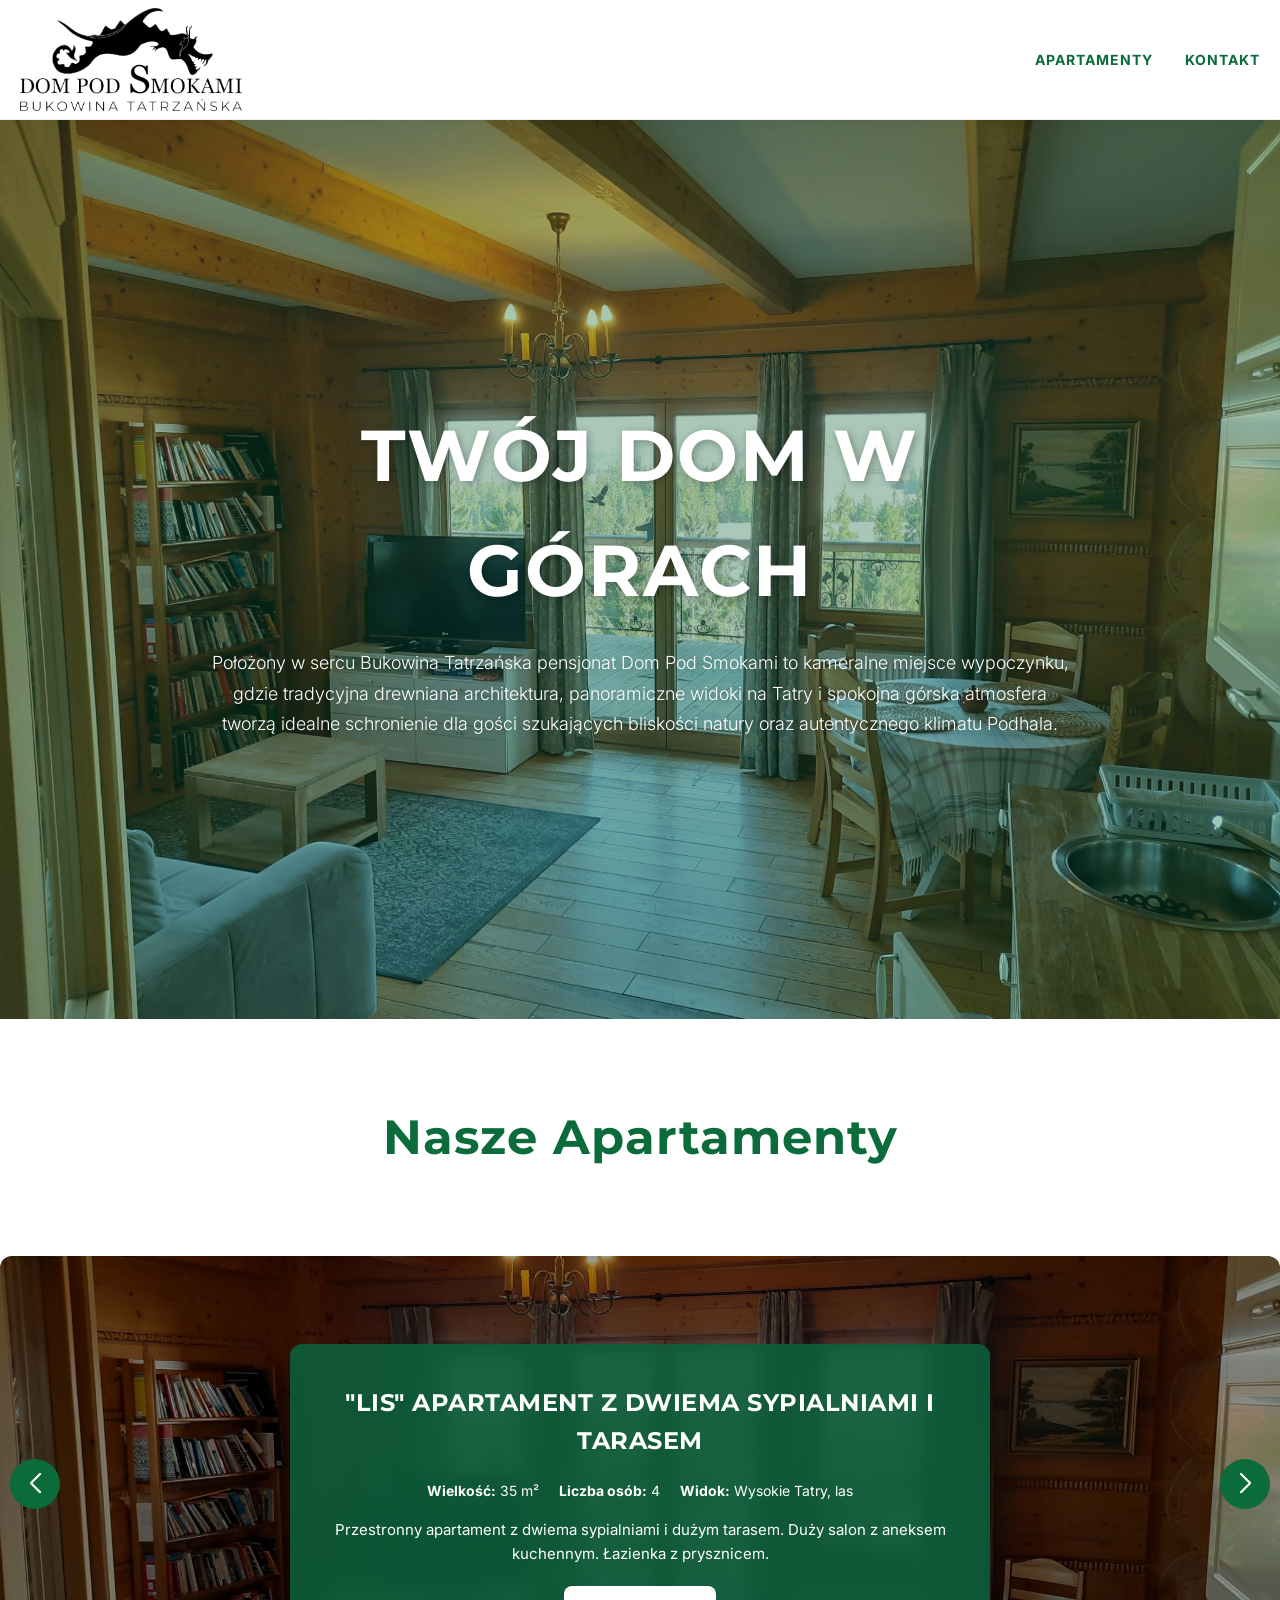
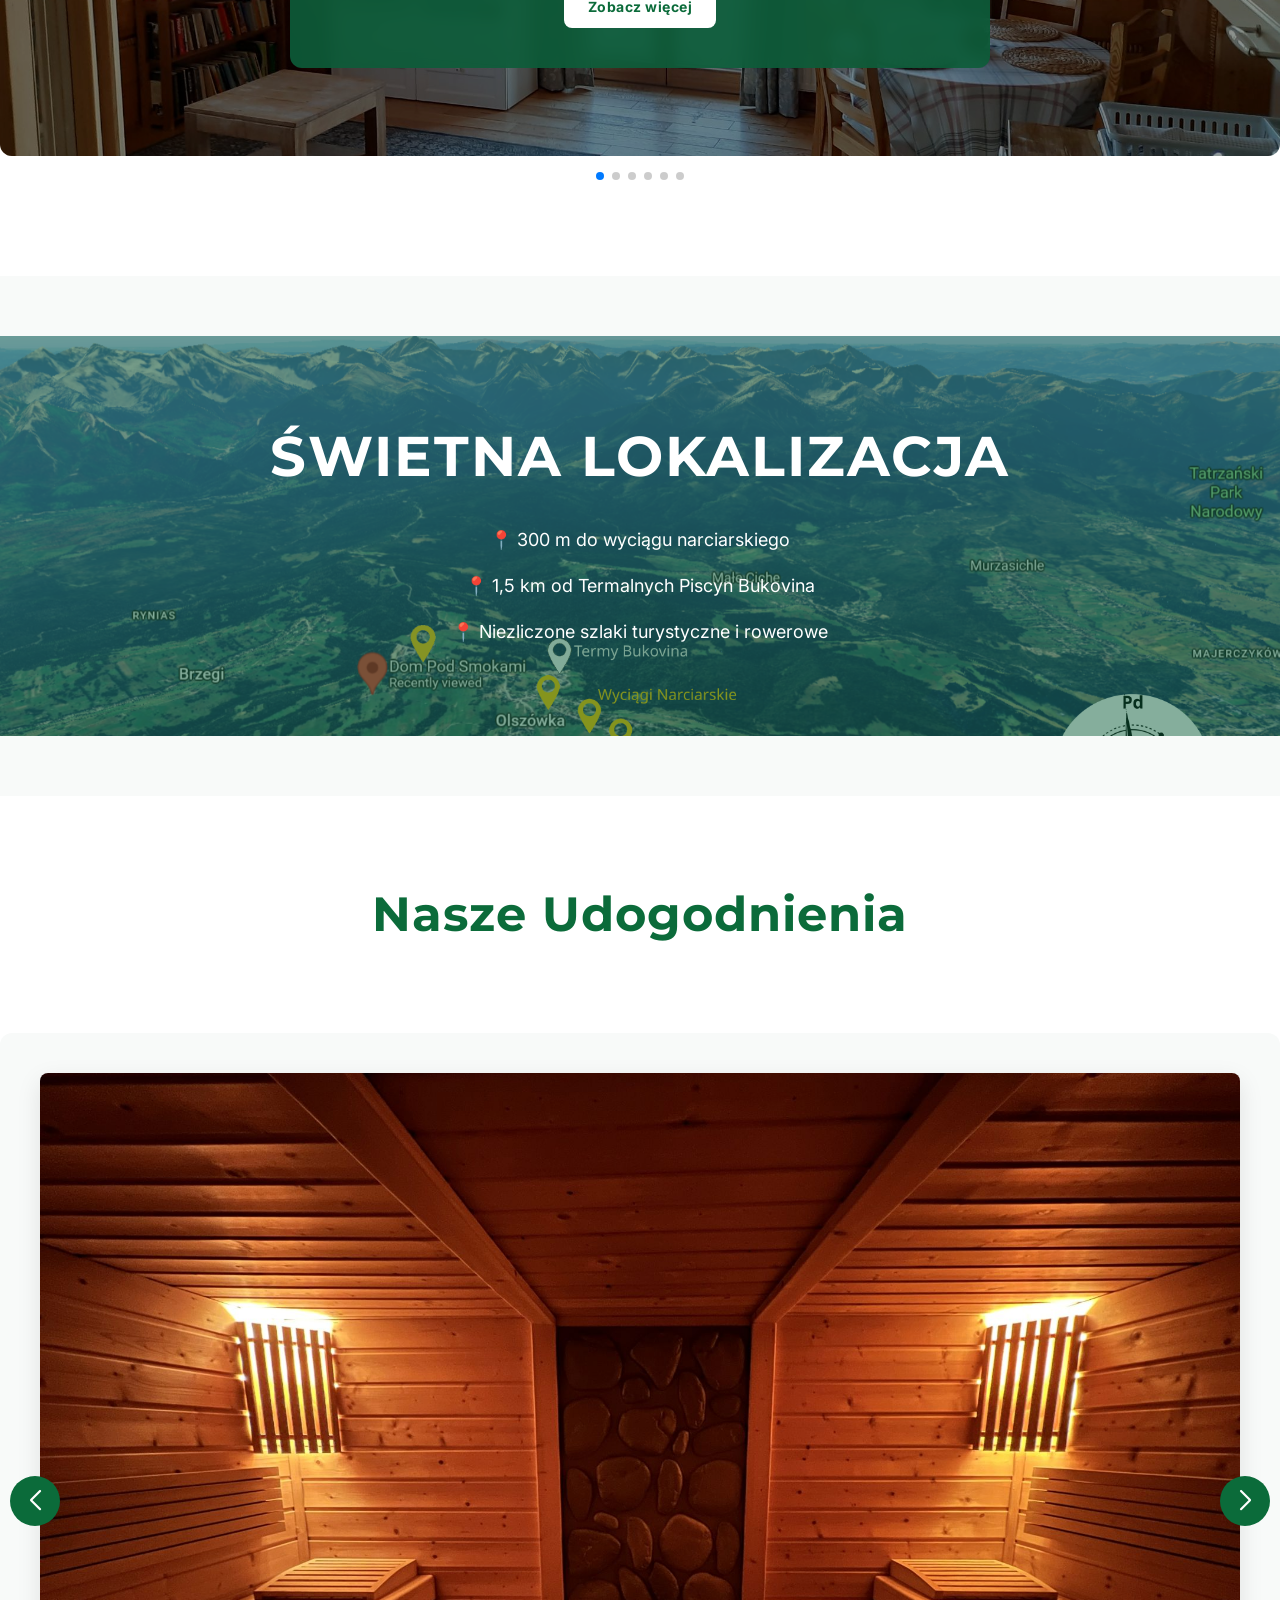
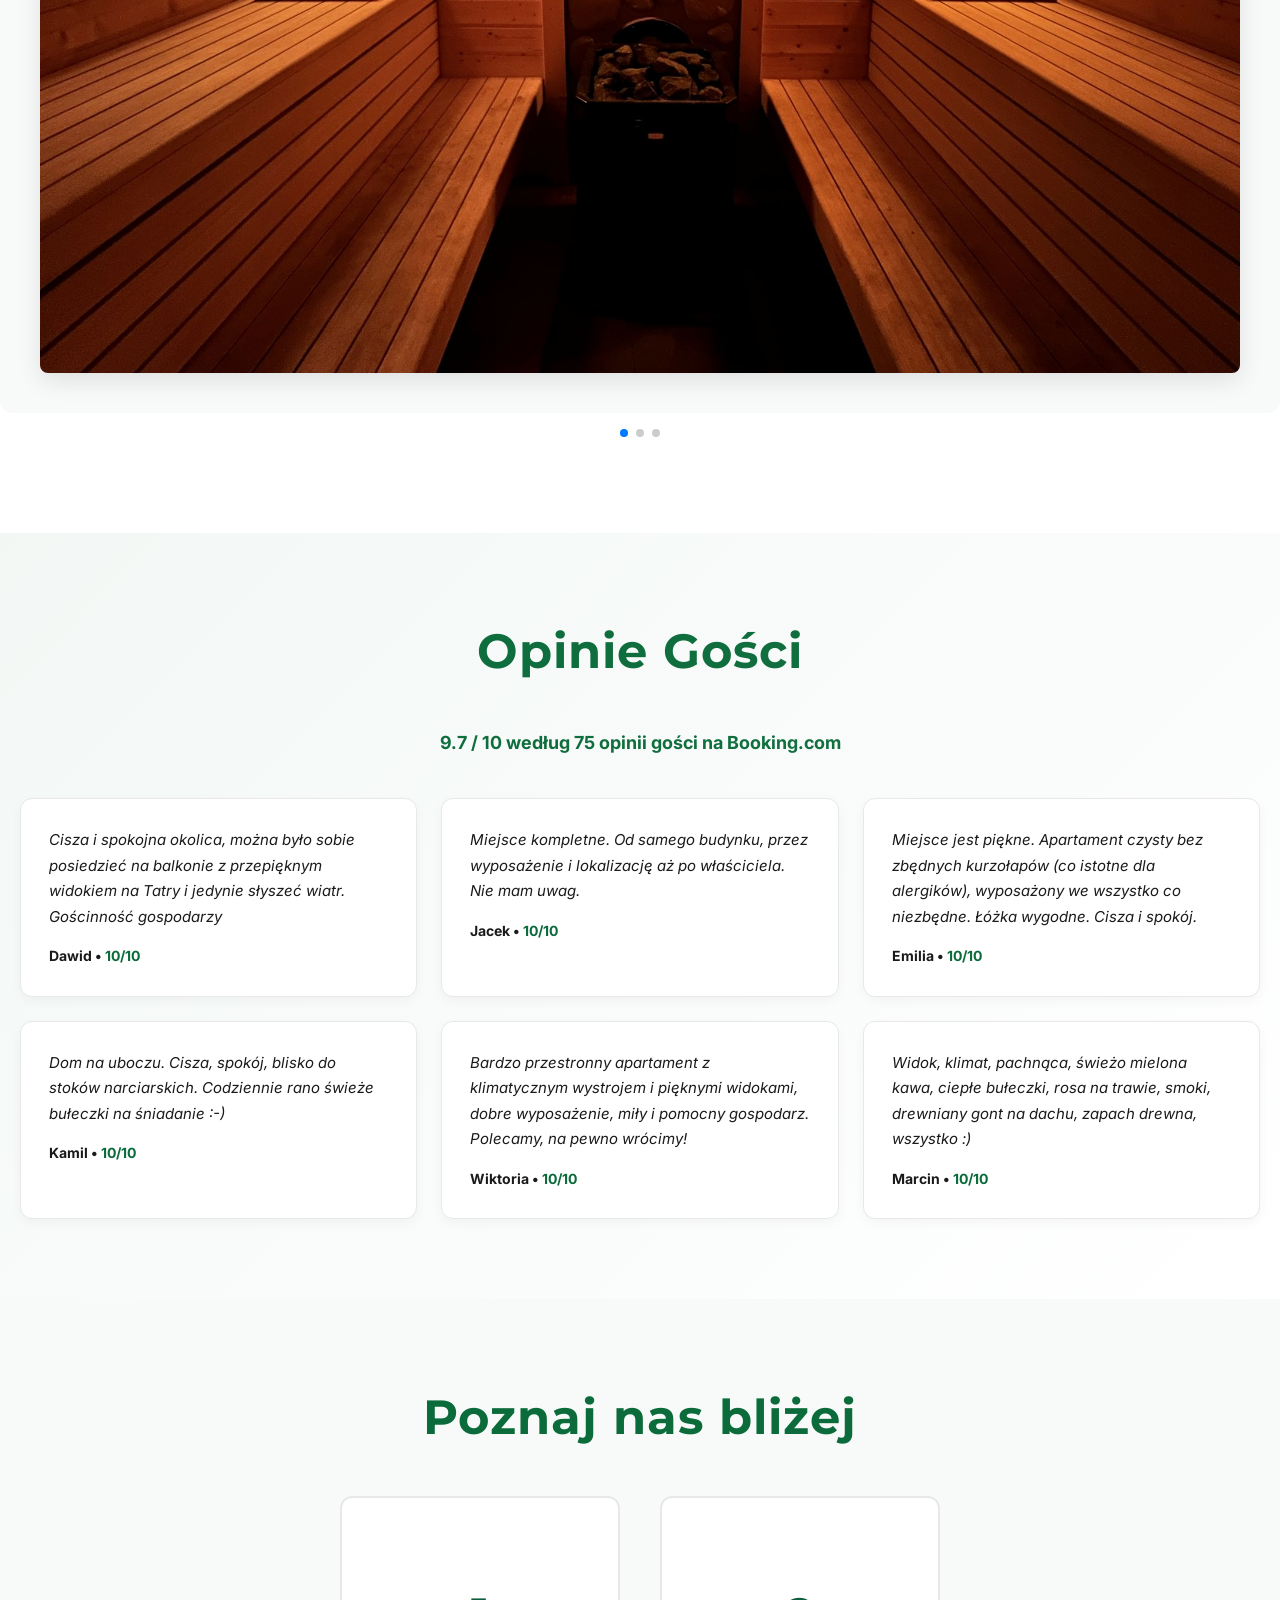
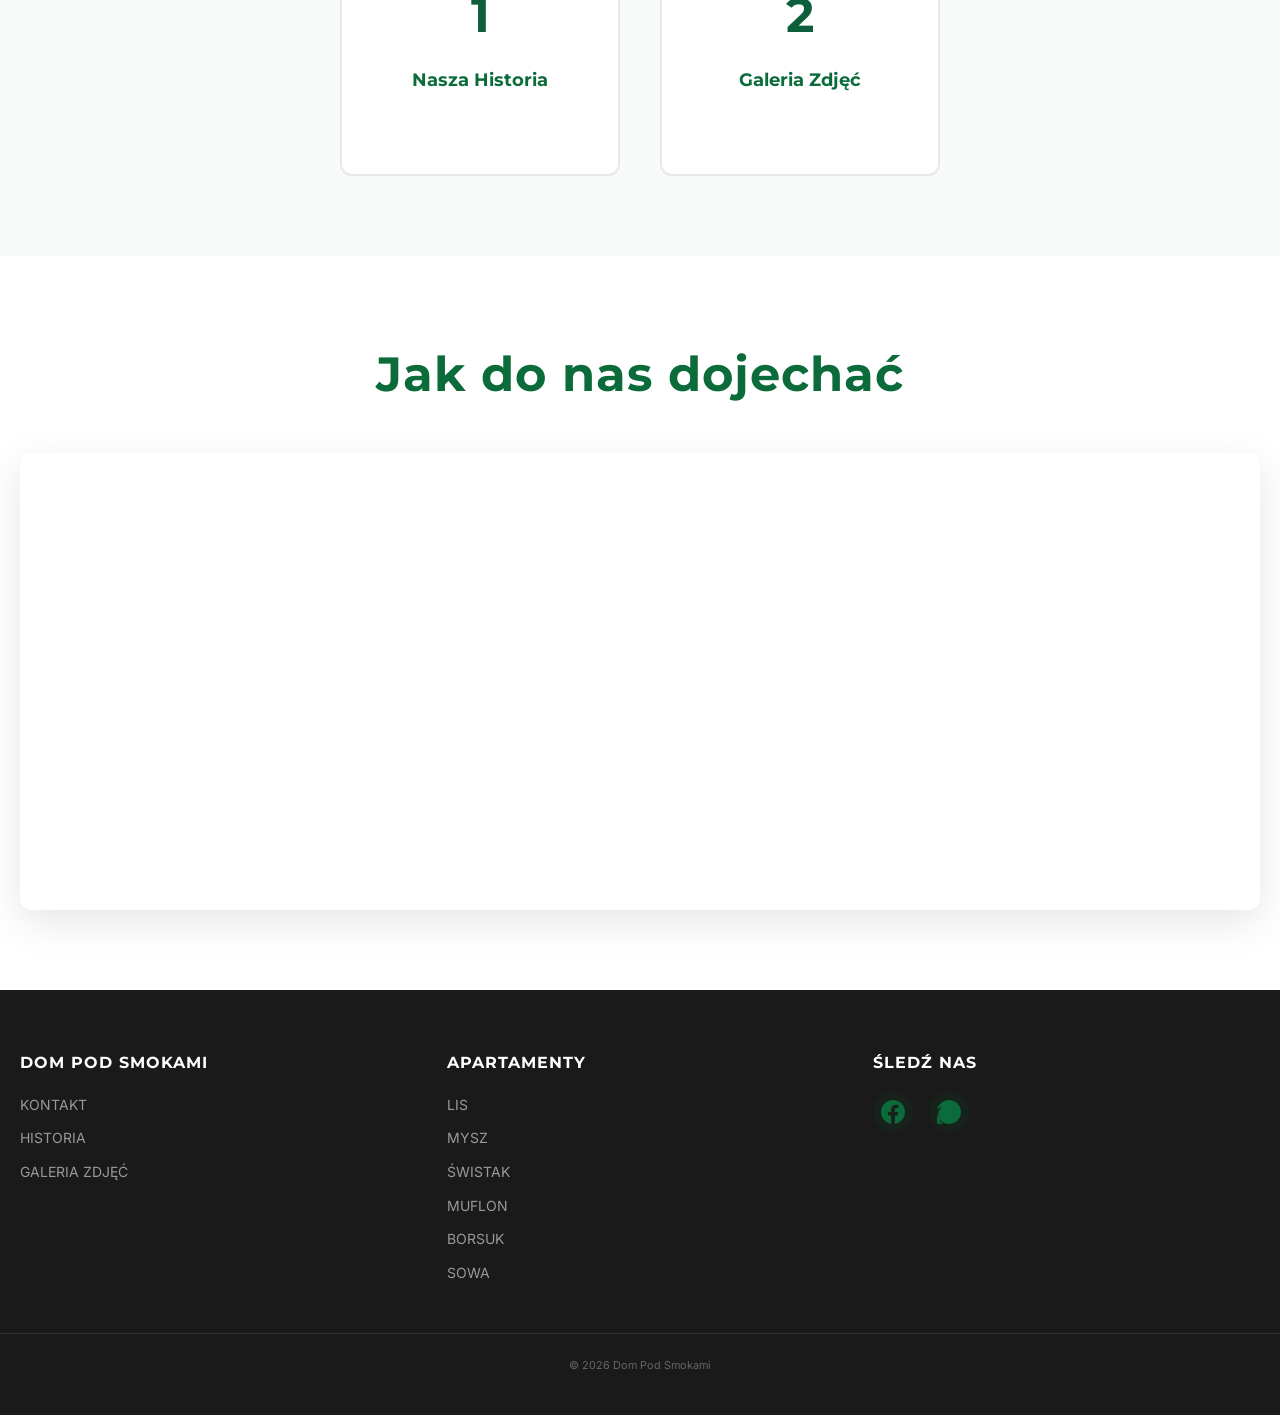
<file: index.html>
<!doctype html>
<html lang="pl">
<head>
  <meta charset="utf-8" />
  <meta name="viewport" content="width=device-width,initial-scale=1" />
  <title>Dom Pod Smokami — Pensjonat w Bukowinie Tatrzańskiej</title>
  <meta name="description" content="Dom Pod Smokami — pensjonat w Bukowinie Tatrzańskiej. Apartamenty z widokami na Tatry, sauna, świeże bułeczki. Rezerwacje online." />
  <meta property="og:locale" content="pl_PL">
  <meta property="og:type" content="website">
  <meta property="og:title" content="Dom Pod Smokami — Pensjonat Bukowina Tatrzańska">
  <meta property="og:description" content="Apartamenty z widokami na Tatry, sauna, codzienne świeże bułeczki, miejsce przyjazne zwierzętom.">
  <meta property="og:image" content="assets/img/logo-dom-pod-smokami-social.jpg">
  <meta property="og:url" content="https://podsmokami.pl">
  <meta name="twitter:card" content="summary_large_image">
  <meta name="twitter:title" content="Dom Pod Smokami">
  <meta name="twitter:description" content="Pensjonat w Bukowinie Tatrzańskiej — apartamenty z widokami na Tatry">
  <meta name="twitter:image" content="assets/img/logo-dom-pod-smokami-social.jpg">
  
  <link rel="preconnect" href="https://fonts.googleapis.com">
  <link rel="preconnect" href="https://fonts.gstatic.com" crossorigin>
  <link href="https://fonts.googleapis.com/css2?family=Montserrat:wght@400;600;700&family=Inter:wght@400;500;600&display=swap" rel="stylesheet">
  
  <link rel="stylesheet" href="https://cdn.jsdelivr.net/npm/swiper@11/swiper-bundle.min.css" />
  <link rel="stylesheet" href="assets/css/style.css">
</head>
<body>
  <header class="site-header" id="siteHeader" role="banner">
    <div class="site-header-inner">
      <a class="brand" href="index.html" aria-label="Dom Pod Smokami — Strona główna">
        <img src="assets/img/logo-dom-pod-smokami.png" alt="Dom Pod Smokami" class="logo" loading="eager">
      </a>
      <button class="nav-toggle" id="navToggle" aria-label="Pokaż menu" aria-expanded="false" aria-controls="siteNav">
        <span class="hamburger"></span>
      </button>
      <nav class="site-nav" id="siteNav" role="navigation" aria-label="Główne menu">
        <ul>
          <li><a href="apartamenty.html">APARTAMENTY</a></li>
          <li><a href="kontakt.html">KONTAKT</a></li>
        </ul>
      </nav>
    </div>
  </header>

  <main class="site-main" role="main">
    <section class="hero" aria-label="Strona główna — zaproszenie">
      <img src="assets/img/ap-lis.jpg" alt="Pensjonat Dom Pod Smokami" class="hero-bg" loading="eager">
      <div class="hero-overlay"></div>
      <div class="hero-content">
        <h1>TWÓJ DOM W GÓRACH</h1>
        <p class="hero-lead">Położony w sercu Bukowina Tatrzańska pensjonat Dom Pod Smokami to kameralne miejsce wypoczynku, gdzie tradycyjna drewniana architektura, panoramiczne widoki na Tatry i spokojna górska atmosfera tworzą idealne schronienie dla gości szukających bliskości natury oraz autentycznego klimatu Podhala.</p>
      </div>
    </section>

    <section class="apartments-section" aria-labelledby="apt-title">
      <h2 id="apt-title" class="section-title">Nasze Apartamenty</h2>
      <div class="swiper swiper-apartments" role="region" aria-label="Galeria apartamentów">
        <div class="swiper-wrapper">
          <div class="swiper-slide apartment-slide">
            <img src="assets/img/ap-lis.jpg" alt="Apartament Lis" loading="lazy" class="slide-bg">
            <div class="slide-overlay"></div>
            <div class="slide-content">
              <h3>"LIS" APARTAMENT Z DWIEMA SYPIALNIAMI I TARASEM</h3>
              <ul class="apt-details">
                <li><strong>Wielkość:</strong> 35 m²</li>
                <li><strong>Liczba osób:</strong> 4</li>
                <li><strong>Widok:</strong> Wysokie Tatry, las</li>
              </ul>
              <p>Przestronny apartament z dwiema sypialniami i dużym tarasem. Duży salon z aneksem kuchennym. Łazienka z prysznicem.</p>
              <a href="apartamenty.html#lis" class="btn-slide">Zobacz więcej</a>
            </div>
          </div>
          <div class="swiper-slide apartment-slide">
            <img src="assets/img/ap-mysz.jpg" alt="Apartament Mysz" loading="lazy" class="slide-bg">
            <div class="slide-overlay"></div>
            <div class="slide-content">
              <h3>"MYSZ" APARTAMENT Z DWIEMA SYPIALNIAMI I TARASEM</h3>
              <ul class="apt-details">
                <li><strong>Wielkość:</strong> 35 m²</li>
                <li><strong>Liczba osób:</strong> 4</li>
                <li><strong>Widok:</strong> Wysokie Tatry, las</li>
              </ul>
              <p>Przestronny apartament z dwiema sypialniami i dużym tarasem. Duży salon z aneksem kuchennym. Łazienka z prysznicem.</p>
              <a href="apartamenty.html#mysz" class="btn-slide">Zobacz więcej</a>
            </div>
          </div>
          <div class="swiper-slide apartment-slide">
            <img src="assets/img/ap-muflon.JPG" alt="Apartament Muflon" loading="lazy" class="slide-bg">
            <div class="slide-overlay"></div>
            <div class="slide-content">
              <h3>"MUFLON" APARTAMENT Z DWIEMA SYPIALNIAMI I BALKONEM</h3>
              <ul class="apt-details">
                <li><strong>Wielkość:</strong> 35 m²</li>
                <li><strong>Liczba osób:</strong> 4-5</li>
                <li><strong>Widok:</strong> Wysokie Tatry, las</li>
              </ul>
              <p>Przestronny apartament z dwiema sypialniami i balkonem. Duży salon z aneksem kuchennym. Łazienka z prysznicem.</p>
              <a href="apartamenty.html#muflon" class="btn-slide">Zobacz więcej</a>
            </div>
          </div>
          <div class="swiper-slide apartment-slide">
            <img src="assets/img/ap-swistak.jpg" alt="Apartament Świstak" loading="lazy" class="slide-bg">
            <div class="slide-overlay"></div>
            <div class="slide-content">
              <h3>"ŚWISTAK" APARTAMENT Z DWIEMA SYPIALNIAMI I BALKONEM</h3>
              <ul class="apt-details">
                <li><strong>Wielkość:</strong> 35 m²</li>
                <li><strong>Liczba osób:</strong> 4-5</li>
                <li><strong>Widok:</strong> Wysokie Tatry, las</li>
              </ul>
              <p>Przestronny apartament z dwiema sypialniami i balkonem. Duży salon z aneksem kuchennym. Łazienka z prysznicem.</p>
              <a href="apartamenty.html#swistak" class="btn-slide">Zobacz więcej</a>
            </div>
          </div>
          <div class="swiper-slide apartment-slide">
            <img src="assets/img/ap-sowa.jpg" alt="Apartament Sowa" loading="lazy" class="slide-bg">
            <div class="slide-overlay"></div>
            <div class="slide-content">
              <h3>"SOWA" APARTAMENT Z KOMINKIEM I DWIEMA SYPIALNIAMI</h3>
              <ul class="apt-details">
                <li><strong>Wielkość:</strong> 35 m²</li>
                <li><strong>Liczba osób:</strong> 4-5</li>
                <li><strong>Widok:</strong> Wysokie Tatry, las</li>
              </ul>
              <p>Przestronny apartament z dwiema sypialniami i kominkiem. Duża kuchnia z jadalnią i oddzielny salon. Łazienka z prysznicem.</p>
              <a href="apartamenty.html#sowa" class="btn-slide">Zobacz więcej</a>
            </div>
          </div>
          <div class="swiper-slide apartment-slide">
            <img src="assets/img/ap-borsuk.jpg" alt="Pokój Borsuk" loading="lazy" class="slide-bg">
            <div class="slide-overlay"></div>
            <div class="slide-content">
              <h3>"BORSUK" POKÓJ DWUOSOBOWY</h3>
              <ul class="apt-details">
                <li><strong>Wielkość:</strong> 24 m²</li>
                <li><strong>Liczba osób:</strong> 2</li>
                <li><strong>Widok:</strong> Ogród, brama wjazdowa</li>
              </ul>
              <p>Pokój dwuosobowy z dwoma łóżkami, lodówką i czajnikiem. Łazienka z prysznicem i suszarką do włosów.</p>
              <a href="apartamenty.html#borsuk" class="btn-slide">Zobacz więcej</a>
            </div>
          </div>
        </div>
        <div class="swiper-button-prev" aria-label="Poprzedni apartament"></div>
        <div class="swiper-button-next" aria-label="Następny apartament"></div>
        <div class="swiper-pagination"></div>
      </div>
    </section>

    <section class="location-section" aria-labelledby="location-title">
      <img src="assets/img/location-bg.png" alt="" class="location-bg" loading="lazy" aria-hidden="true">
      <div class="location-overlay"></div>
      <div class="location-content">
        <h2 id="location-title" class="location-title" data-parallax>ŚWIETNA LOKALIZACJA</h2>
        <div class="location-info">
          <p>📍 300 m do wyciągu narciarskiego</p>
          <p>📍 1,5 km od Termalnych Piscyn Bukovina</p>
          <p>📍 Niezliczone szlaki turystyczne i rowerowe</p>
        </div>
      </div>
    </section>

    <section class="amenities-section" aria-labelledby="amenities-title">
      <h2 id="amenities-title" class="section-title">Nasze Udogodnienia</h2>
      <div class="swiper swiper-amenities" role="region" aria-label="Galeria udogodnień">
        <div class="swiper-wrapper">
          <div class="swiper-slide amenity-slide">
            <img src="assets/img/amenity-sauna.JPG" alt="Sauna" loading="lazy" class="amenity-img">
            <div class="amenity-content">
              <h3>SAUNA</h3>
              <p>Do dyspozycji gości oddajemy kameralną saunę w osobnym, drewnianym budynku, który zapewnia pełną prywatność i komfort wypoczynku.</p>
              <a href="kontakt.html" class="btn-slide">Rezerwuj</a>
            </div>
          </div>
          <div class="swiper-slide amenity-slide">
            <img src="assets/img/amenity-bread.JPG" alt="Świeże bułeczki" loading="lazy" class="amenity-img">
            <div class="amenity-content">
              <h3>CODZIENNE ŚWIEŻE BUŁECZKI</h3>
              <p>Każdego poranka goście mogą cieszyć się świeżymi, chrupiącymi bułeczkami dostarczanymi prosto pod drzwi apartamentu.</p>
              <a href="kontakt.html" class="btn-slide">Zarezerwuj</a>
            </div>
          </div>
          <div class="swiper-slide amenity-slide">
            <img src="assets/img/amenity-pets.jpg" alt="Przyjazne zwierzętom" loading="lazy" class="amenity-img">
            <div class="amenity-content">
              <h3>MIEJSCE PRZYJAZNE ZWIERZĘTOM</h3>
              <p>W naszym Pensjonacie wasi czworonożni członkowie rodziny są mile widziani. Bez dodatkowych opłat.</p>
              <a href="kontakt.html" class="btn-slide">Zapytaj nas</a>
            </div>
          </div>
        </div>
        <div class="swiper-button-prev" aria-label="Poprzednie udogodnienie"></div>
        <div class="swiper-button-next" aria-label="Następne udogodnienie"></div>
        <div class="swiper-pagination"></div>
      </div>
    </section>

    <section class="reviews-section" aria-labelledby="reviews-title">
      <div class="reviews-bg" aria-hidden="true"></div>
      <div class="container">
        <h2 id="reviews-title" class="section-title">Opinie Gości</h2>
        <p class="reviews-header">9.7 / 10 według 75 opinii gości na Booking.com</p>
        <div class="reviews-grid">
          <article class="review-card">
            <p class="review-text">Cisza i spokojna okolica, można było sobie posiedzieć na balkonie z przepięknym widokiem na Tatry i jedynie słyszeć wiatr. Gościnność gospodarzy</p>
            <p class="review-author">Dawid • <span class="review-rating">10/10</span></p>
          </article>
          <article class="review-card">
            <p class="review-text">Miejsce kompletne. Od samego budynku, przez wyposażenie i lokalizację aż po właściciela. Nie mam uwag.</p>
            <p class="review-author">Jacek • <span class="review-rating">10/10</span></p>
          </article>
          <article class="review-card">
            <p class="review-text">Miejsce jest piękne. Apartament czysty bez zbędnych kurzołapów (co istotne dla alergików), wyposażony we wszystko co niezbędne. Łóżka wygodne. Cisza i spokój.</p>
            <p class="review-author">Emilia • <span class="review-rating">10/10</span></p>
          </article>
          <article class="review-card">
            <p class="review-text">Dom na uboczu. Cisza, spokój, blisko do stoków narciarskich. Codziennie rano świeże bułeczki na śniadanie :-)</p>
            <p class="review-author">Kamil • <span class="review-rating">10/10</span></p>
          </article>
          <article class="review-card">
            <p class="review-text">Bardzo przestronny apartament z klimatycznym wystrojem i pięknymi widokami, dobre wyposażenie, miły i pomocny gospodarz. Polecamy, na pewno wrócimy!</p>
            <p class="review-author">Wiktoria • <span class="review-rating">10/10</span></p>
          </article>
          <article class="review-card">
            <p class="review-text">Widok, klimat, pachnąca, świeżo mielona kawa, ciepłe bułeczki, rosa na trawie, smoki, drewniany gont na dachu, zapach drewna, wszystko :)</p>
            <p class="review-author">Marcin • <span class="review-rating">10/10</span></p>
          </article>
        </div>
      </div>
    </section>

    <section class="info-links-section" aria-labelledby="info-title">
      <div class="container">
        <h2 id="info-title" class="section-title">Poznaj nas bliżej</h2>
        <div class="info-links">
          <a href="historia.html" class="info-link">
            <span class="info-link-num">1</span>
            <span class="info-link-text">Nasza Historia</span>
          </a>
          <a href="galeria.html" class="info-link">
            <span class="info-link-num">2</span>
            <span class="info-link-text">Galeria Zdjęć</span>
          </a>
        </div>
      </div>
    </section>

    <section class="map-section" aria-labelledby="map-title">
      <div class="container">
        <h2 id="map-title" class="section-title">Jak do nas dojechać</h2>
        <div class="map-container">
          <iframe src="https://www.google.com/maps/embed?pb=!1m18!1m12!1m3!1d121285.00989511958!2d20.091792119337196!3d49.31371731456607!2m3!1f0!2f0!3f0!3m2!1i1024!2i768!4f13.1!3m3!1m2!1s0x4715f6a3fe0f71a9%3A0xfe8ba9cd3e030a34!2sDom%20Pod%20Smokami!5e1!3m2!1sen!2spl!4v1773595979558!5m2!1sen!2spl" width="100%" height="450" style="border:0;" allowfullscreen="" loading="lazy" referrerpolicy="no-referrer-when-downgrade" title="Lokalizacja Dom Pod Smokami na mapie Google"></iframe>
        </div>
      </div>
    </section>
  </main>

  <footer class="site-footer" role="contentinfo">
    <div class="footer-container">
      <div class="footer-section">
        <h3>DOM POD SMOKAMI</h3>
        <ul>
          <li><a href="kontakt.html">KONTAKT</a></li>
          <li><a href="historia.html">HISTORIA</a></li>
          <li><a href="galeria.html">GALERIA ZDJĘĆ</a></li>
        </ul>
      </div>
      <div class="footer-section">
        <h3>APARTAMENTY</h3>
        <ul>
          <li><a href="apartamenty.html#lis">LIS</a></li>
          <li><a href="apartamenty.html#mysz">MYSZ</a></li>
          <li><a href="apartamenty.html#swistak">ŚWISTAK</a></li>
          <li><a href="apartamenty.html#muflon">MUFLON</a></li>
          <li><a href="apartamenty.html#borsuk">BORSUK</a></li>
          <li><a href="apartamenty.html#sowa">SOWA</a></li>
        </ul>
      </div>
      <div class="footer-section footer-social">
        <h3>ŚLEDŹ NAS</h3>
        <div class="social-links">
          <a href="https://www.facebook.com/dompodsmokami" target="_blank" rel="noopener noreferrer" aria-label="Facebook"><svg width="24" height="24" viewBox="0 0 24 24" fill="currentColor"><path d="M24 12.073c0-6.627-5.373-12-12-12s-12 5.373-12 12c0 5.99 4.388 10.954 10.125 11.854v-8.385H7.078v-3.47h3.047V9.43c0-3.007 1.792-4.669 4.533-4.669 1.312 0 2.686.235 2.686.235v2.953H15.83c-1.491 0-1.956.925-1.956 1.874v2.25h3.328l-.532 3.47h-2.796v8.385C19.612 23.027 24 18.062 24 12.073z"/></svg></a>
          <a href="https://www.instagram.com/dompodsmokami" target="_blank" rel="noopener noreferrer" aria-label="Instagram"><svg width="24" height="24" viewBox="0 0 24 24" fill="currentColor"><path d="M12 0C5.373 0 0 5.373 0 12s5.373 12 12 12 12-5.373 12-12S18.627 0 12 0zm5.521 12.688c0 .79-.029 1.583-.087 2.37-.4 5.827-4.832 10.33-10.532 10.33-1.486 0-2.891-.275-4.186-.772-.929-.36-1.788-.882-2.555-1.552-.767-.67-1.427-1.464-1.953-2.355-.526-.891-.897-1.868-1.086-2.897-.189-1.03-.188-2.135.004-3.224.192-1.089.574-2.121 1.118-3.046.544-.925 1.245-1.736 2.072-2.395.827-.659 1.766-1.158 2.769-1.466 1.003-.308 2.081-.43 3.166-.362 1.085.068 2.146.328 3.129.766 1.414.63 2.57 1.591 3.35 2.778.78 1.187 1.149 2.573 1.149 4.031zm-2.464-4.167c-.518-.615-1.17-1.122-1.918-1.485-1.495-.707-3.326-.942-5.094-.664-1.768.278-3.348 1.092-4.524 2.295-1.176 1.203-1.886 2.762-2.065 4.426-.178 1.664-.04 3.42.404 5.046.444 1.627 1.208 3.11 2.246 4.3.516.613 1.168 1.12 1.918 1.484 1.495.708 3.326.942 5.094.663 1.768-.279 3.348-1.093 4.524-2.296 1.176-1.203 1.886-2.761 2.065-4.425.178-1.664.04-3.42-.404-5.046-.444-1.627-1.208-3.11-2.246-4.3z"/></svg></a>
        </div>
      </div>
    </div>
    <div class="footer-bottom">
      <small>© 2026 Dom Pod Smokami</small>
    </div>
  </footer>

  <script src="https://cdn.jsdelivr.net/npm/swiper@11/swiper-bundle.min.js" defer></script>
  <script src="assets/js/main.js" defer></script>
</body>
</html>
</file>
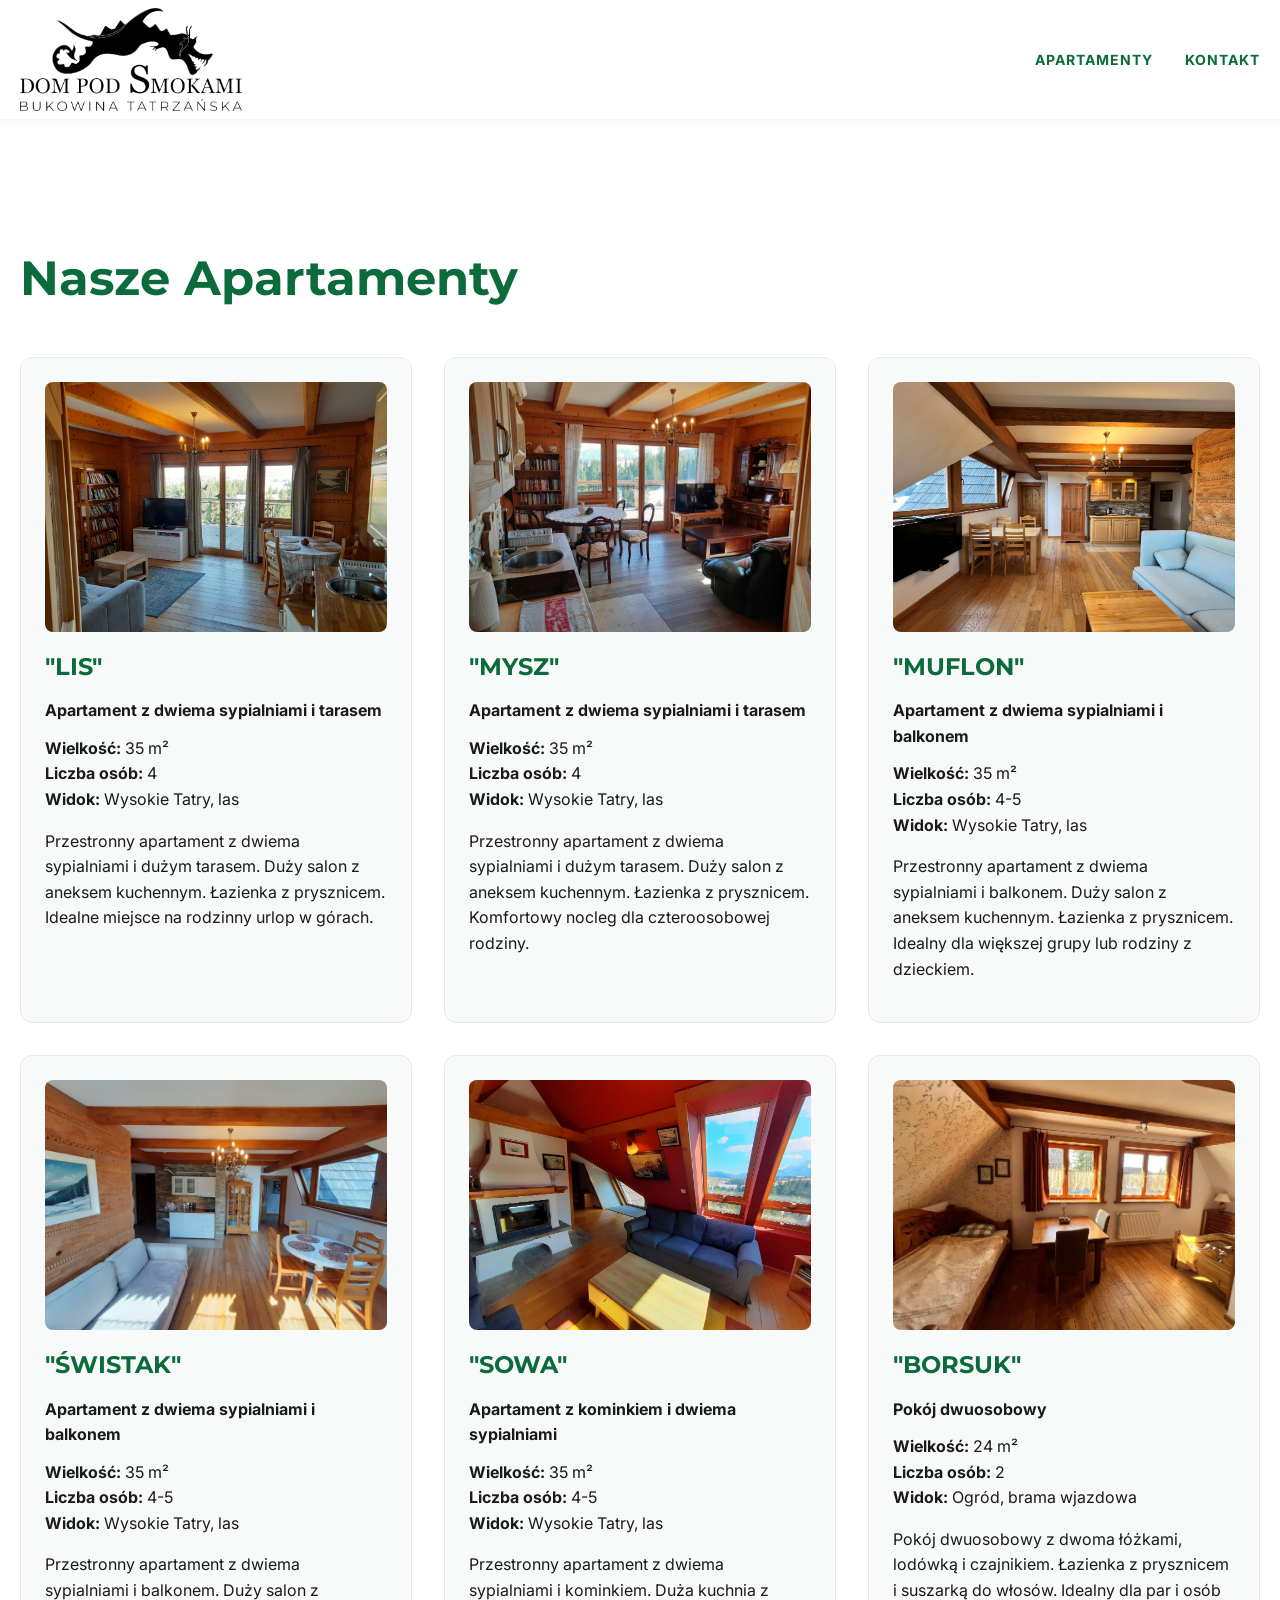
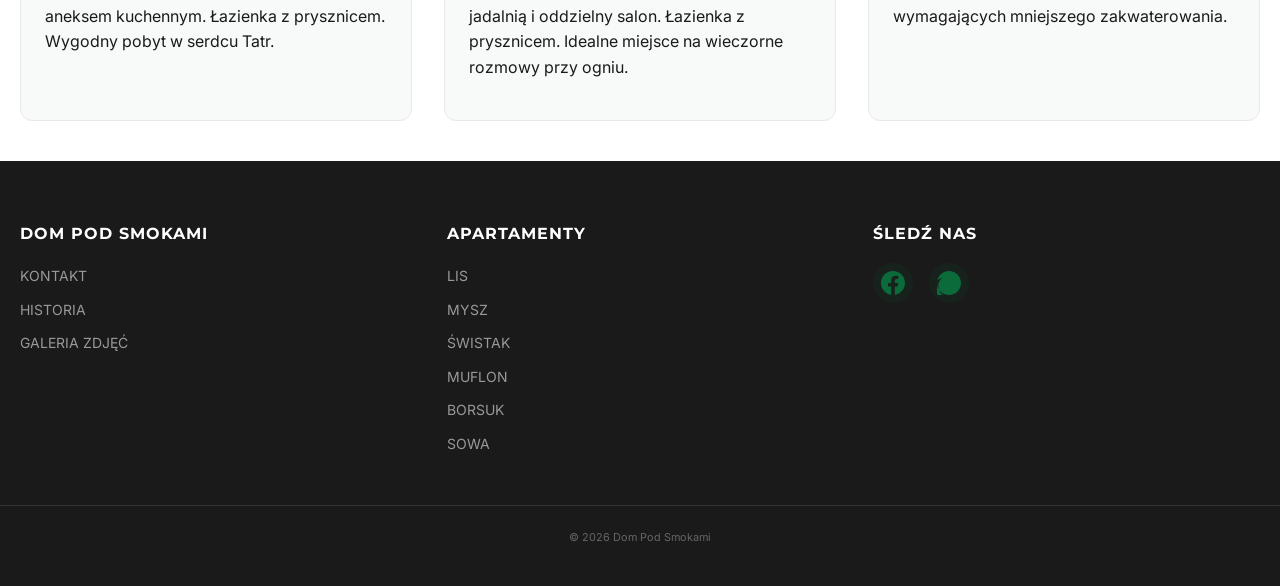
<file: apartamenty.html>
<!doctype html>
<html lang="pl">
<head>
  <meta charset="utf-8" />
  <meta name="viewport" content="width=device-width,initial-scale=1" />
  <title>Apartamenty — Dom Pod Smokami</title>
  <meta name="description" content="Nasze apartamenty w pensjonacie Dom Pod Smokami — Lis, Mysz, Muflon, Świstak, Sowa, Borsuk." />
  
  <link rel="preconnect" href="https://fonts.googleapis.com">
  <link rel="preconnect" href="https://fonts.gstatic.com" crossorigin>
  <link href="https://fonts.googleapis.com/css2?family=Montserrat:wght@400;600;700&family=Inter:wght@400;500;600&display=swap" rel="stylesheet">
  
  <link rel="stylesheet" href="https://cdn.jsdelivr.net/npm/swiper@11/swiper-bundle.min.css" />
  <link rel="stylesheet" href="assets/css/style.css">
</head>
<body>
  <header class="site-header" id="siteHeader" role="banner">
    <div class="site-header-inner">
      <a class="brand" href="index.html" aria-label="Dom Pod Smokami — Strona główna">
        <img src="assets/img/logo-dom-pod-smokami.png" alt="Dom Pod Smokami" class="logo" loading="eager">
      </a>
      <button class="nav-toggle" id="navToggle" aria-label="Pokaż menu" aria-expanded="false" aria-controls="siteNav">
        <span class="hamburger"></span>
      </button>
      <nav class="site-nav" id="siteNav" role="navigation" aria-label="Główne menu">
        <ul>
          <li><a href="apartamenty.html">APARTAMENTY</a></li>
          <li><a href="kontakt.html">KONTAKT</a></li>
        </ul>
      </nav>
    </div>
  </header>

  <main class="site-main" role="main">
    <section style="padding: 120px 0 40px; background: white;">
      <div class="container">
        <h1 style="font-family: 'Montserrat', sans-serif; font-size: 48px; color: var(--accent-light); margin: 0 0 40px 0;">Nasze Apartamenty</h1>

        <div style="display: grid; grid-template-columns: repeat(auto-fit, minmax(320px, 1fr)); gap: 32px;">
          <!-- LIS -->
          <article id="lis" style="background: var(--bg); padding: 24px; border-radius: 12px; border: 1px solid var(--border);">
            <img src="assets/img/ap-lis.jpg" alt="Apartament Lis" style="width: 100%; height: 250px; object-fit: cover; border-radius: 8px; margin-bottom: 16px;">
            <h2 style="font-family: 'Montserrat', sans-serif; color: var(--accent-light); margin: 0 0 12px 0;">"LIS"</h2>
            <p style="margin: 0 0 12px 0; font-weight: 700;">Apartament z dwiema sypialniami i tarasem</p>
            <ul style="list-style: none; padding: 0; margin: 0 0 16px 0;">
              <li><strong>Wielkość:</strong> 35 m²</li>
              <li><strong>Liczba osób:</strong> 4</li>
              <li><strong>Widok:</strong> Wysokie Tatry, las</li>
            </ul>
            <p>Przestronny apartament z dwiema sypialniami i dużym tarasem. Duży salon z aneksem kuchennym. Łazienka z prysznicem. Idealne miejsce na rodzinny urlop w górach.</p>
          </article>

          <!-- MYSZ -->
          <article id="mysz" style="background: var(--bg); padding: 24px; border-radius: 12px; border: 1px solid var(--border);">
            <img src="assets/img/ap-mysz.jpg" alt="Apartament Mysz" style="width: 100%; height: 250px; object-fit: cover; border-radius: 8px; margin-bottom: 16px;">
            <h2 style="font-family: 'Montserrat', sans-serif; color: var(--accent-light); margin: 0 0 12px 0;">"MYSZ"</h2>
            <p style="margin: 0 0 12px 0; font-weight: 700;">Apartament z dwiema sypialniami i tarasem</p>
            <ul style="list-style: none; padding: 0; margin: 0 0 16px 0;">
              <li><strong>Wielkość:</strong> 35 m²</li>
              <li><strong>Liczba osób:</strong> 4</li>
              <li><strong>Widok:</strong> Wysokie Tatry, las</li>
            </ul>
            <p>Przestronny apartament z dwiema sypialniami i dużym tarasem. Duży salon z aneksem kuchennym. Łazienka z prysznicem. Komfortowy nocleg dla czteroosobowej rodziny.</p>
          </article>

          <!-- MUFLON -->
          <article id="muflon" style="background: var(--bg); padding: 24px; border-radius: 12px; border: 1px solid var(--border);">
            <img src="assets/img/ap-muflon.JPG" alt="Apartament Muflon" style="width: 100%; height: 250px; object-fit: cover; border-radius: 8px; margin-bottom: 16px;">
            <h2 style="font-family: 'Montserrat', sans-serif; color: var(--accent-light); margin: 0 0 12px 0;">"MUFLON"</h2>
            <p style="margin: 0 0 12px 0; font-weight: 700;">Apartament z dwiema sypialniami i balkonem</p>
            <ul style="list-style: none; padding: 0; margin: 0 0 16px 0;">
              <li><strong>Wielkość:</strong> 35 m²</li>
              <li><strong>Liczba osób:</strong> 4-5</li>
              <li><strong>Widok:</strong> Wysokie Tatry, las</li>
            </ul>
            <p>Przestronny apartament z dwiema sypialniami i balkonem. Duży salon z aneksem kuchennym. Łazienka z prysznicem. Idealny dla większej grupy lub rodziny z dzieckiem.</p>
          </article>

          <!-- ŚWISTAK -->
          <article id="swistak" style="background: var(--bg); padding: 24px; border-radius: 12px; border: 1px solid var(--border);">
            <img src="assets/img/ap-swistak.jpg" alt="Apartament Świstak" style="width: 100%; height: 250px; object-fit: cover; border-radius: 8px; margin-bottom: 16px;">
            <h2 style="font-family: 'Montserrat', sans-serif; color: var(--accent-light); margin: 0 0 12px 0;">"ŚWISTAK"</h2>
            <p style="margin: 0 0 12px 0; font-weight: 700;">Apartament z dwiema sypialniami i balkonem</p>
            <ul style="list-style: none; padding: 0; margin: 0 0 16px 0;">
              <li><strong>Wielkość:</strong> 35 m²</li>
              <li><strong>Liczba osób:</strong> 4-5</li>
              <li><strong>Widok:</strong> Wysokie Tatry, las</li>
            </ul>
            <p>Przestronny apartament z dwiema sypialniami i balkonem. Duży salon z aneksem kuchennym. Łazienka z prysznicem. Wygodny pobyt w serdcu Tatr.</p>
          </article>

          <!-- SOWA -->
          <article id="sowa" style="background: var(--bg); padding: 24px; border-radius: 12px; border: 1px solid var(--border);">
            <img src="assets/img/ap-sowa.jpg" alt="Apartament Sowa" style="width: 100%; height: 250px; object-fit: cover; border-radius: 8px; margin-bottom: 16px;">
            <h2 style="font-family: 'Montserrat', sans-serif; color: var(--accent-light); margin: 0 0 12px 0;">"SOWA"</h2>
            <p style="margin: 0 0 12px 0; font-weight: 700;">Apartament z kominkiem i dwiema sypialniami</p>
            <ul style="list-style: none; padding: 0; margin: 0 0 16px 0;">
              <li><strong>Wielkość:</strong> 35 m²</li>
              <li><strong>Liczba osób:</strong> 4-5</li>
              <li><strong>Widok:</strong> Wysokie Tatry, las</li>
            </ul>
            <p>Przestronny apartament z dwiema sypialniami i kominkiem. Duża kuchnia z jadalnią i oddzielny salon. Łazienka z prysznicem. Idealne miejsce na wieczorne rozmowy przy ogniu.</p>
          </article>

          <!-- BORSUK -->
          <article id="borsuk" style="background: var(--bg); padding: 24px; border-radius: 12px; border: 1px solid var(--border);">
            <img src="assets/img/ap-borsuk.jpg" alt="Pokój Borsuk" style="width: 100%; height: 250px; object-fit: cover; border-radius: 8px; margin-bottom: 16px;">
            <h2 style="font-family: 'Montserrat', sans-serif; color: var(--accent-light); margin: 0 0 12px 0;">"BORSUK"</h2>
            <p style="margin: 0 0 12px 0; font-weight: 700;">Pokój dwuosobowy</p>
            <ul style="list-style: none; padding: 0; margin: 0 0 16px 0;">
              <li><strong>Wielkość:</strong> 24 m²</li>
              <li><strong>Liczba osób:</strong> 2</li>
              <li><strong>Widok:</strong> Ogród, brama wjazdowa</li>
            </ul>
            <p>Pokój dwuosobowy z dwoma łóżkami, lodówką i czajnikiem. Łazienka z prysznicem i suszarką do włosów. Idealny dla par i osób wymagających mniejszego zakwaterowania.</p>
          </article>
        </div>
      </div>
    </section>
  </main>

  <footer class="site-footer" role="contentinfo">
    <div class="footer-container">
      <div class="footer-section">
        <h3>DOM POD SMOKAMI</h3>
        <ul>
          <li><a href="kontakt.html">KONTAKT</a></li>
          <li><a href="historia.html">HISTORIA</a></li>
          <li><a href="galeria.html">GALERIA ZDJĘĆ</a></li>
        </ul>
      </div>
      <div class="footer-section">
        <h3>APARTAMENTY</h3>
        <ul>
          <li><a href="#lis">LIS</a></li>
          <li><a href="#mysz">MYSZ</a></li>
          <li><a href="#swistak">ŚWISTAK</a></li>
          <li><a href="#muflon">MUFLON</a></li>
          <li><a href="#borsuk">BORSUK</a></li>
          <li><a href="#sowa">SOWA</a></li>
        </ul>
      </div>
      <div class="footer-section footer-social">
        <h3>ŚLEDŹ NAS</h3>
        <div class="social-links">
          <a href="https://www.facebook.com/dompodsmokami" target="_blank" rel="noopener noreferrer" aria-label="Facebook"><svg width="24" height="24" viewBox="0 0 24 24" fill="currentColor"><path d="M24 12.073c0-6.627-5.373-12-12-12s-12 5.373-12 12c0 5.99 4.388 10.954 10.125 11.854v-8.385H7.078v-3.47h3.047V9.43c0-3.007 1.792-4.669 4.533-4.669 1.312 0 2.686.235 2.686.235v2.953H15.83c-1.491 0-1.956.925-1.956 1.874v2.25h3.328l-.532 3.47h-2.796v8.385C19.612 23.027 24 18.062 24 12.073z"/></svg></a>
          <a href="https://www.instagram.com/dompodsmokami" target="_blank" rel="noopener noreferrer" aria-label="Instagram"><svg width="24" height="24" viewBox="0 0 24 24" fill="currentColor"><path d="M12 0C5.373 0 0 5.373 0 12s5.373 12 12 12 12-5.373 12-12S18.627 0 12 0zm5.521 12.688c0 .79-.029 1.583-.087 2.37-.4 5.827-4.832 10.33-10.532 10.33-1.486 0-2.891-.275-4.186-.772-.929-.36-1.788-.882-2.555-1.552-.767-.67-1.427-1.464-1.953-2.355-.526-.891-.897-1.868-1.086-2.897-.189-1.03-.188-2.135.004-3.224.192-1.089.574-2.121 1.118-3.046.544-.925 1.245-1.736 2.072-2.395.827-.659 1.766-1.158 2.769-1.466 1.003-.308 2.081-.43 3.166-.362 1.085.068 2.146.328 3.129.766 1.414.63 2.57 1.591 3.35 2.778.78 1.187 1.149 2.573 1.149 4.031zm-2.464-4.167c-.518-.615-1.17-1.122-1.918-1.485-1.495-.707-3.326-.942-5.094-.664-1.768.278-3.348 1.092-4.524 2.295-1.176 1.203-1.886 2.762-2.065 4.426-.178 1.664-.04 3.42.404 5.046.444 1.627 1.208 3.11 2.246 4.3.516.613 1.168 1.12 1.918 1.484 1.495.708 3.326.942 5.094.663 1.768-.279 3.348-1.093 4.524-2.296 1.176-1.203 1.886-2.761 2.065-4.425.178-1.664.04-3.42-.404-5.046-.444-1.627-1.208-3.11-2.246-4.3z"/></svg></a>
        </div>
      </div>
    </div>
    <div class="footer-bottom">
      <small>© 2026 Dom Pod Smokami</small>
    </div>
  </footer>

  <script src="https://cdn.jsdelivr.net/npm/swiper@11/swiper-bundle.min.js" defer></script>
  <script src="assets/js/main.js" defer></script>
</body>
</html>
</file>
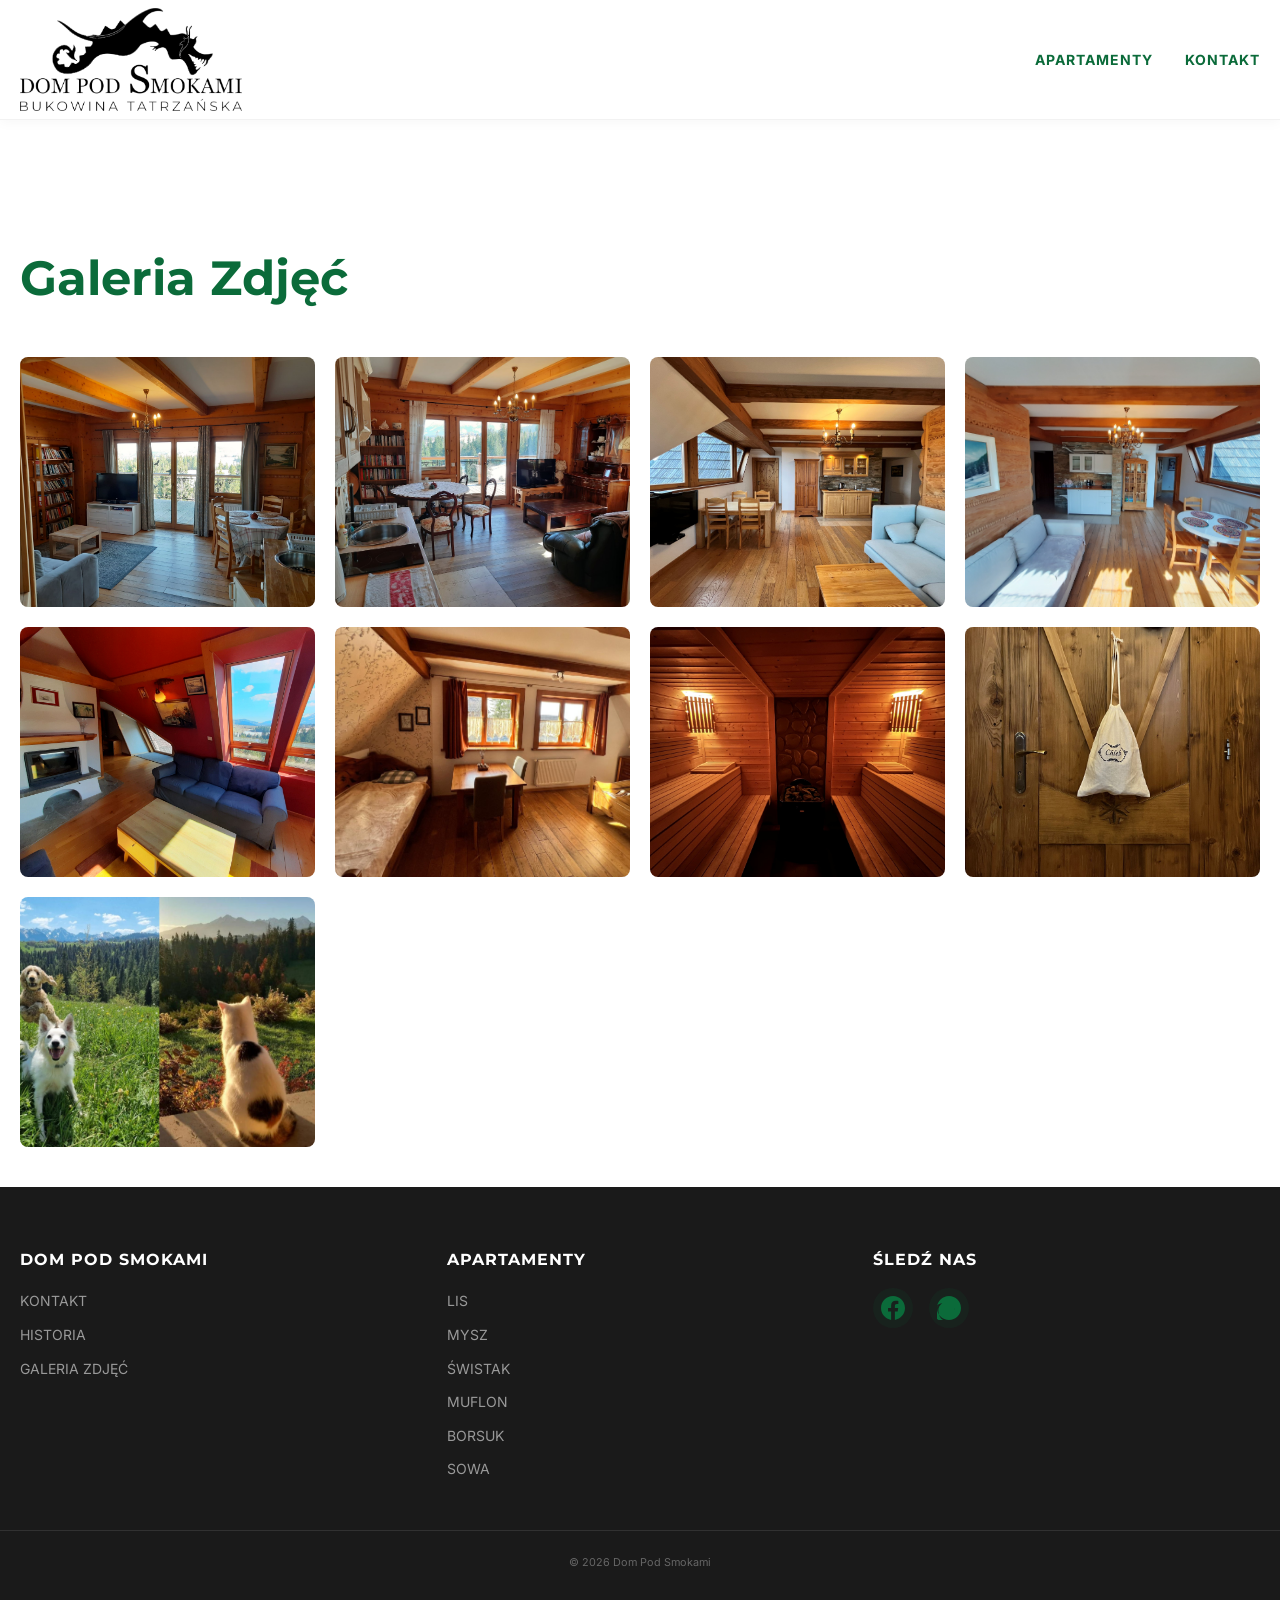
<file: galeria.html>
<!doctype html>
<html lang="pl">
<head>
  <meta charset="utf-8" />
  <meta name="viewport" content="width=device-width,initial-scale=1" />
  <title>Galeria Zdjęć — Dom Pod Smokami</title>
  <link rel="preconnect" href="https://fonts.googleapis.com">
  <link rel="preconnect" href="https://fonts.gstatic.com" crossorigin>
  <link href="https://fonts.googleapis.com/css2?family=Montserrat:wght@400;600;700&family=Inter:wght@400;500;600&display=swap" rel="stylesheet">
  <link rel="stylesheet" href="https://cdn.jsdelivr.net/npm/swiper@11/swiper-bundle.min.css" />
  <link rel="stylesheet" href="assets/css/style.css">
</head>
<body>
  <header class="site-header" id="siteHeader" role="banner">
    <div class="site-header-inner">
      <a class="brand" href="index.html" aria-label="Dom Pod Smokami — Strona główna">
        <img src="assets/img/logo-dom-pod-smokami.png" alt="Dom Pod Smokami" class="logo" loading="eager">
      </a>
      <button class="nav-toggle" id="navToggle" aria-label="Pokaż menu" aria-expanded="false" aria-controls="siteNav">
        <span class="hamburger"></span>
      </button>
      <nav class="site-nav" id="siteNav" role="navigation" aria-label="Główne menu">
        <ul>
          <li><a href="apartamenty.html">APARTAMENTY</a></li>
          <li><a href="kontakt.html">KONTAKT</a></li>
        </ul>
      </nav>
    </div>
  </header>

  <main class="site-main" role="main">
    <section style="padding: 120px 0 40px; background: white;">
      <div class="container">
        <h1 style="font-family: 'Montserrat', sans-serif; font-size: 48px; color: var(--accent-light); margin: 0 0 40px 0;">Galeria Zdjęć</h1>
        
        <div style="display: grid; grid-template-columns: repeat(auto-fit, minmax(280px, 1fr)); gap: 20px;">
          <img src="assets/img/ap-lis.jpg" alt="Widok pensjonatu" style="width: 100%; height: 250px; object-fit: cover; border-radius: 8px;">
          <img src="assets/img/ap-mysz.jpg" alt="Apartament Mysz" style="width: 100%; height: 250px; object-fit: cover; border-radius: 8px;">
          <img src="assets/img/ap-muflon.JPG" alt="Apartament Muflon" style="width: 100%; height: 250px; object-fit: cover; border-radius: 8px;">
          <img src="assets/img/ap-swistak.jpg" alt="Apartament Świstak" style="width: 100%; height: 250px; object-fit: cover; border-radius: 8px;">
          <img src="assets/img/ap-sowa.jpg" alt="Apartament Sowa" style="width: 100%; height: 250px; object-fit: cover; border-radius: 8px;">
          <img src="assets/img/ap-borsuk.jpg" alt="Pokój Borsuk" style="width: 100%; height: 250px; object-fit: cover; border-radius: 8px;">
          <img src="assets/img/amenity-sauna.JPG" alt="Sauna" style="width: 100%; height: 250px; object-fit: cover; border-radius: 8px;">
          <img src="assets/img/amenity-bread.JPG" alt="Bułeczki" style="width: 100%; height: 250px; object-fit: cover; border-radius: 8px;">
          <img src="assets/img/amenity-pets.jpg" alt="Przyjazne zwierzętom" style="width: 100%; height: 250px; object-fit: cover; border-radius: 8px;">
        </div>
      </div>
    </section>
  </main>

  <footer class="site-footer" role="contentinfo">
    <div class="footer-container">
      <div class="footer-section">
        <h3>DOM POD SMOKAMI</h3>
        <ul>
          <li><a href="kontakt.html">KONTAKT</a></li>
          <li><a href="historia.html">HISTORIA</a></li>
          <li><a href="galeria.html">GALERIA ZDJĘĆ</a></li>
        </ul>
      </div>
      <div class="footer-section">
        <h3>APARTAMENTY</h3>
        <ul>
          <li><a href="apartamenty.html#lis">LIS</a></li>
          <li><a href="apartamenty.html#mysz">MYSZ</a></li>
          <li><a href="apartamenty.html#swistak">ŚWISTAK</a></li>
          <li><a href="apartamenty.html#muflon">MUFLON</a></li>
          <li><a href="apartamenty.html#borsuk">BORSUK</a></li>
          <li><a href="apartamenty.html#sowa">SOWA</a></li>
        </ul>
      </div>
      <div class="footer-section footer-social">
        <h3>ŚLEDŹ NAS</h3>
        <div class="social-links">
          <a href="https://www.facebook.com/dompodsmokami" target="_blank" rel="noopener noreferrer" aria-label="Facebook"><svg width="24" height="24" viewBox="0 0 24 24" fill="currentColor"><path d="M24 12.073c0-6.627-5.373-12-12-12s-12 5.373-12 12c0 5.99 4.388 10.954 10.125 11.854v-8.385H7.078v-3.47h3.047V9.43c0-3.007 1.792-4.669 4.533-4.669 1.312 0 2.686.235 2.686.235v2.953H15.83c-1.491 0-1.956.925-1.956 1.874v2.25h3.328l-.532 3.47h-2.796v8.385C19.612 23.027 24 18.062 24 12.073z"/></svg></a>
          <a href="https://www.instagram.com/dompodsmokami" target="_blank" rel="noopener noreferrer" aria-label="Instagram"><svg width="24" height="24" viewBox="0 0 24 24" fill="currentColor"><path d="M12 0C5.373 0 0 5.373 0 12s5.373 12 12 12 12-5.373 12-12S18.627 0 12 0zm5.521 12.688c0 .79-.029 1.583-.087 2.37-.4 5.827-4.832 10.33-10.532 10.33-1.486 0-2.891-.275-4.186-.772-.929-.36-1.788-.882-2.555-1.552-.767-.67-1.427-1.464-1.953-2.355-.526-.891-.897-1.868-1.086-2.897-.189-1.03-.188-2.135.004-3.224.192-1.089.574-2.121 1.118-3.046.544-.925 1.245-1.736 2.072-2.395.827-.659 1.766-1.158 2.769-1.466 1.003-.308 2.081-.43 3.166-.362 1.085.068 2.146.328 3.129.766 1.414.63 2.57 1.591 3.35 2.778.78 1.187 1.149 2.573 1.149 4.031zm-2.464-4.167c-.518-.615-1.17-1.122-1.918-1.485-1.495-.707-3.326-.942-5.094-.664-1.768.278-3.348 1.092-4.524 2.295-1.176 1.203-1.886 2.762-2.065 4.426-.178 1.664-.04 3.42.404 5.046.444 1.627 1.208 3.11 2.246 4.3.516.613 1.168 1.12 1.918 1.484 1.495.708 3.326.942 5.094.663 1.768-.279 3.348-1.093 4.524-2.296 1.176-1.203 1.886-2.761 2.065-4.425.178-1.664.04-3.42-.404-5.046-.444-1.627-1.208-3.11-2.246-4.3z"/></svg></a>
        </div>
      </div>
    </div>
    <div class="footer-bottom">
      <small>© 2026 Dom Pod Smokami</small>
    </div>
  </footer>

  <script src="https://cdn.jsdelivr.net/npm/swiper@11/swiper-bundle.min.js" defer></script>
  <script src="assets/js/main.js" defer></script>
</body>
</html>
</file>
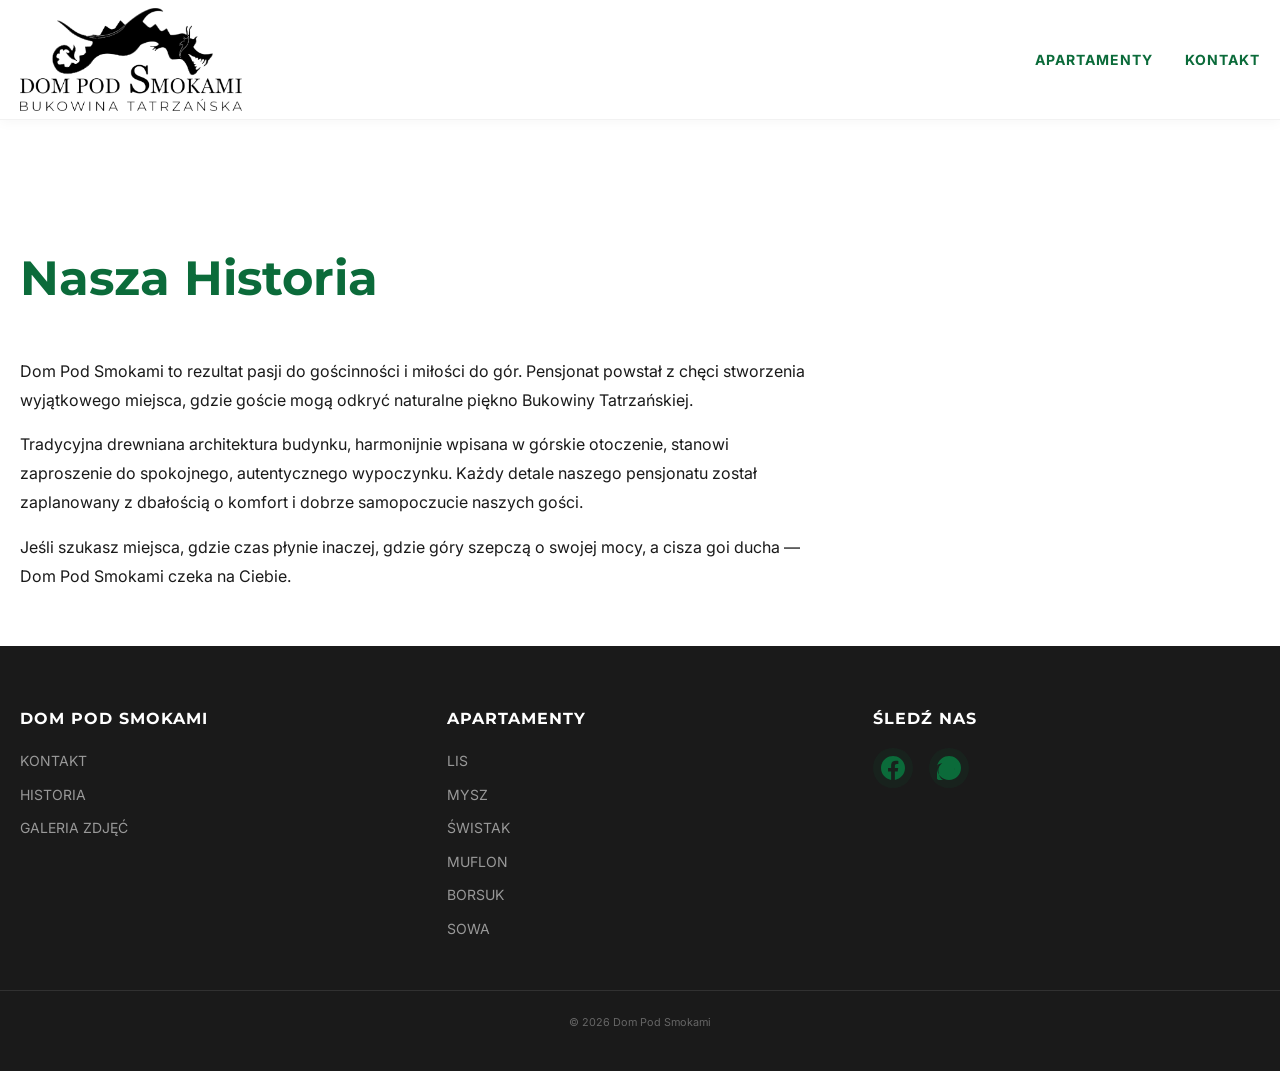
<file: historia.html>
<!doctype html>
<html lang="pl">
<head>
  <meta charset="utf-8" />
  <meta name="viewport" content="width=device-width,initial-scale=1" />
  <title>Nasza Historia — Dom Pod Smokami</title>
  <link rel="preconnect" href="https://fonts.googleapis.com">
  <link rel="preconnect" href="https://fonts.gstatic.com" crossorigin>
  <link href="https://fonts.googleapis.com/css2?family=Montserrat:wght@400;600;700&family=Inter:wght@400;500;600&display=swap" rel="stylesheet">
  <link rel="stylesheet" href="https://cdn.jsdelivr.net/npm/swiper@11/swiper-bundle.min.css" />
  <link rel="stylesheet" href="assets/css/style.css">
</head>
<body>
  <header class="site-header" id="siteHeader" role="banner">
    <div class="site-header-inner">
      <a class="brand" href="index.html" aria-label="Dom Pod Smokami — Strona główna">
        <img src="assets/img/logo-dom-pod-smokami.png" alt="Dom Pod Smokami" class="logo" loading="eager">
      </a>
      <button class="nav-toggle" id="navToggle" aria-label="Pokaż menu" aria-expanded="false" aria-controls="siteNav">
        <span class="hamburger"></span>
      </button>
      <nav class="site-nav" id="siteNav" role="navigation" aria-label="Główne menu">
        <ul>
          <li><a href="apartamenty.html">APARTAMENTY</a></li>
          <li><a href="kontakt.html">KONTAKT</a></li>
        </ul>
      </nav>
    </div>
  </header>

  <main class="site-main" role="main">
    <section style="padding: 120px 0 40px; background: white;">
      <div class="container">
        <h1 style="font-family: 'Montserrat', sans-serif; font-size: 48px; color: var(--accent-light); margin: 0 0 40px 0;">Nasza Historia</h1>
        <div style="max-width: 800px; line-height: 1.8;">
          <p>Dom Pod Smokami to rezultat pasji do gościnności i miłości do gór. Pensjonat powstał z chęci stworzenia wyjątkowego miejsca, gdzie goście mogą odkryć naturalne piękno Bukowiny Tatrzańskiej.</p>
          <p>Tradycyjna drewniana architektura budynku, harmonijnie wpisana w górskie otoczenie, stanowi zaproszenie do spokojnego, autentycznego wypoczynku. Każdy detale naszego pensjonatu został zaplanowany z dbałością o komfort i dobrze samopoczucie naszych gości.</p>
          <p>Jeśli szukasz miejsca, gdzie czas płynie inaczej, gdzie góry szepczą o swojej mocy, a cisza goi ducha — Dom Pod Smokami czeka na Ciebie.</p>
        </div>
      </div>
    </section>
  </main>

  <footer class="site-footer" role="contentinfo">
    <div class="footer-container">
      <div class="footer-section">
        <h3>DOM POD SMOKAMI</h3>
        <ul>
          <li><a href="kontakt.html">KONTAKT</a></li>
          <li><a href="historia.html">HISTORIA</a></li>
          <li><a href="galeria.html">GALERIA ZDJĘĆ</a></li>
        </ul>
      </div>
      <div class="footer-section">
        <h3>APARTAMENTY</h3>
        <ul>
          <li><a href="apartamenty.html#lis">LIS</a></li>
          <li><a href="apartamenty.html#mysz">MYSZ</a></li>
          <li><a href="apartamenty.html#swistak">ŚWISTAK</a></li>
          <li><a href="apartamenty.html#muflon">MUFLON</a></li>
          <li><a href="apartamenty.html#borsuk">BORSUK</a></li>
          <li><a href="apartamenty.html#sowa">SOWA</a></li>
        </ul>
      </div>
      <div class="footer-section footer-social">
        <h3>ŚLEDŹ NAS</h3>
        <div class="social-links">
          <a href="https://www.facebook.com/dompodsmokami" target="_blank" rel="noopener noreferrer" aria-label="Facebook"><svg width="24" height="24" viewBox="0 0 24 24" fill="currentColor"><path d="M24 12.073c0-6.627-5.373-12-12-12s-12 5.373-12 12c0 5.99 4.388 10.954 10.125 11.854v-8.385H7.078v-3.47h3.047V9.43c0-3.007 1.792-4.669 4.533-4.669 1.312 0 2.686.235 2.686.235v2.953H15.83c-1.491 0-1.956.925-1.956 1.874v2.25h3.328l-.532 3.47h-2.796v8.385C19.612 23.027 24 18.062 24 12.073z"/></svg></a>
          <a href="https://www.instagram.com/dompodsmokami" target="_blank" rel="noopener noreferrer" aria-label="Instagram"><svg width="24" height="24" viewBox="0 0 24 24" fill="currentColor"><path d="M12 0C5.373 0 0 5.373 0 12s5.373 12 12 12 12-5.373 12-12S18.627 0 12 0zm5.521 12.688c0 .79-.029 1.583-.087 2.37-.4 5.827-4.832 10.33-10.532 10.33-1.486 0-2.891-.275-4.186-.772-.929-.36-1.788-.882-2.555-1.552-.767-.67-1.427-1.464-1.953-2.355-.526-.891-.897-1.868-1.086-2.897-.189-1.03-.188-2.135.004-3.224.192-1.089.574-2.121 1.118-3.046.544-.925 1.245-1.736 2.072-2.395.827-.659 1.766-1.158 2.769-1.466 1.003-.308 2.081-.43 3.166-.362 1.085.068 2.146.328 3.129.766 1.414.63 2.57 1.591 3.35 2.778.78 1.187 1.149 2.573 1.149 4.031zm-2.464-4.167c-.518-.615-1.17-1.122-1.918-1.485-1.495-.707-3.326-.942-5.094-.664-1.768.278-3.348 1.092-4.524 2.295-1.176 1.203-1.886 2.762-2.065 4.426-.178 1.664-.04 3.42.404 5.046.444 1.627 1.208 3.11 2.246 4.3.516.613 1.168 1.12 1.918 1.484 1.495.708 3.326.942 5.094.663 1.768-.279 3.348-1.093 4.524-2.296 1.176-1.203 1.886-2.761 2.065-4.425.178-1.664.04-3.42-.404-5.046-.444-1.627-1.208-3.11-2.246-4.3z"/></svg></a>
        </div>
      </div>
    </div>
    <div class="footer-bottom">
      <small>© 2026 Dom Pod Smokami</small>
    </div>
  </footer>

  <script src="https://cdn.jsdelivr.net/npm/swiper@11/swiper-bundle.min.js" defer></script>
  <script src="assets/js/main.js" defer></script>
</body>
</html>
</file>
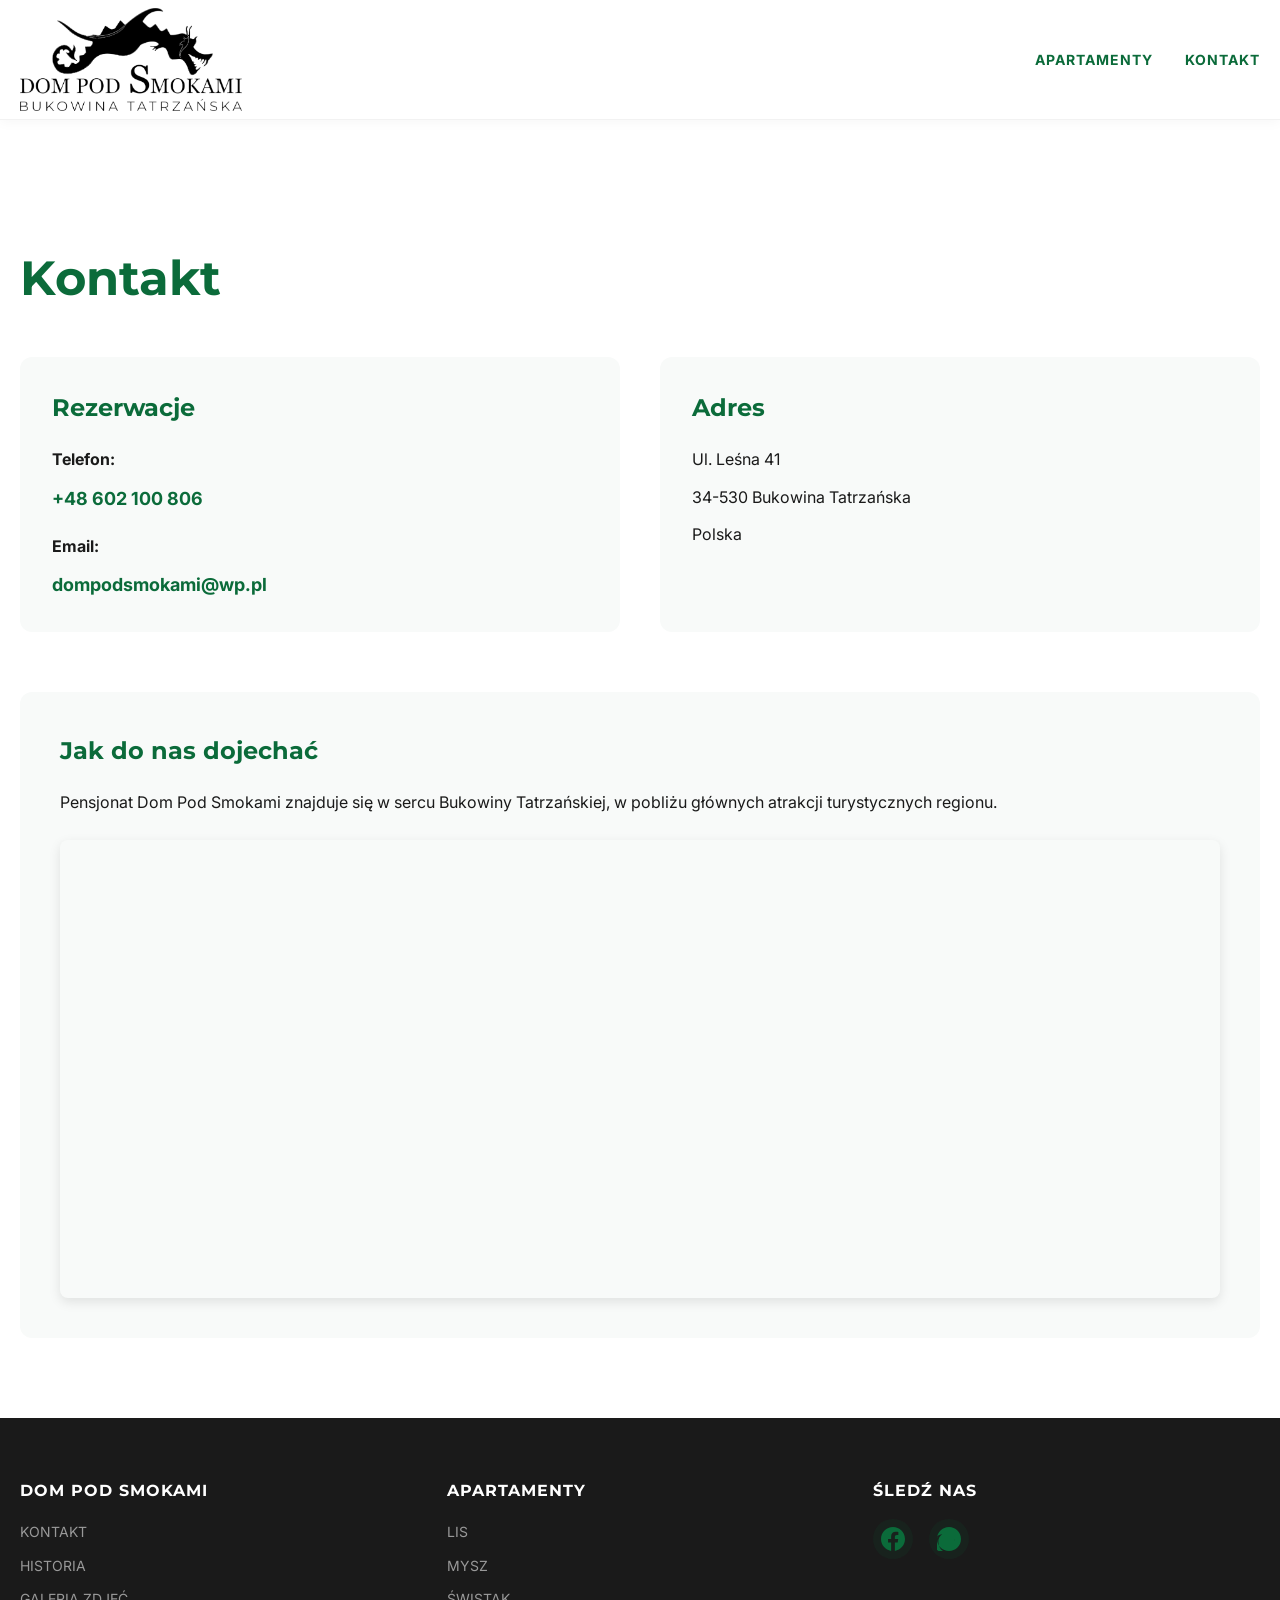
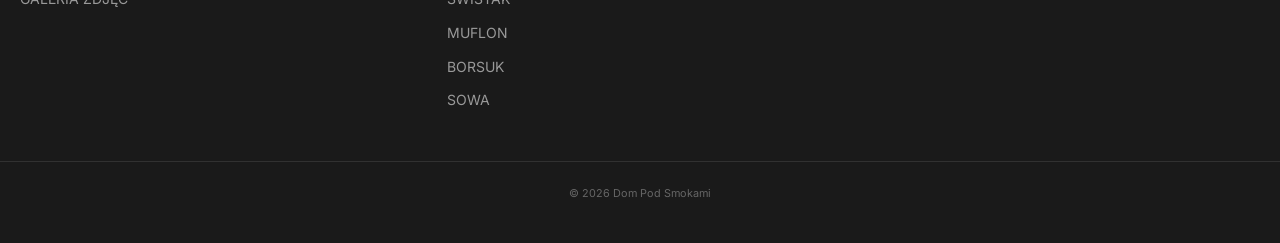
<file: kontakt.html>
<!doctype html>
<html lang="pl">
<head>
  <meta charset="utf-8" />
  <meta name="viewport" content="width=device-width,initial-scale=1" />
  <title>Kontakt — Dom Pod Smokami</title>
  <meta name="description" content="Kontakt i rezerwacje — Dom Pod Smokami. Zarezerwuj apartament w Bukowinie Tatrzańskiej." />
  
  <link rel="preconnect" href="https://fonts.googleapis.com">
  <link rel="preconnect" href="https://fonts.gstatic.com" crossorigin>
  <link href="https://fonts.googleapis.com/css2?family=Montserrat:wght@400;600;700&family=Inter:wght@400;500;600&display=swap" rel="stylesheet">
  
  <link rel="stylesheet" href="https://cdn.jsdelivr.net/npm/swiper@11/swiper-bundle.min.css" />
  <link rel="stylesheet" href="assets/css/style.css">
</head>
<body>
  <header class="site-header" id="siteHeader" role="banner">
    <div class="site-header-inner">
      <a class="brand" href="index.html" aria-label="Dom Pod Smokami — Strona główna">
        <img src="assets/img/logo-dom-pod-smokami.png" alt="Dom Pod Smokami" class="logo" loading="eager">
      </a>
      <button class="nav-toggle" id="navToggle" aria-label="Pokaż menu" aria-expanded="false" aria-controls="siteNav">
        <span class="hamburger"></span>
      </button>
      <nav class="site-nav" id="siteNav" role="navigation" aria-label="Główne menu">
        <ul>
          <li><a href="apartamenty.html">APARTAMENTY</a></li>
          <li><a href="kontakt.html">KONTAKT</a></li>
        </ul>
      </nav>
    </div>
  </header>

  <main class="site-main" role="main">
    <section style="padding: 120px 0 40px; background: white;">
      <div class="container">
        <h1 style="font-family: 'Montserrat', sans-serif; font-size: 48px; color: var(--accent-light); margin: 0 0 40px 0;">Kontakt</h1>

        <div style="display: grid; grid-template-columns: repeat(auto-fit, minmax(320px, 1fr)); gap: 40px; margin-bottom: 60px;">
          <div style="background: var(--bg); padding: 32px; border-radius: 12px;">
            <h2 style="font-family: 'Montserrat', sans-serif; color: var(--accent-light); margin: 0 0 20px 0;">Rezerwacje</h2>
            <p style="margin: 0 0 12px 0;"><strong>Telefon:</strong></p>
            <p style="margin: 0 0 20px 0;"><a href="tel:+48602100806" style="font-size: 18px; font-weight: 700;">+48 602 100 806</a></p>
            <p style="margin: 0 0 12px 0;"><strong>Email:</strong></p>
            <p style="margin: 0;"><a href="mailto:dompodsmokami@wp.pl" style="font-size: 18px; font-weight: 700;">dompodsmokami@wp.pl</a></p>
          </div>

          <div style="background: var(--bg); padding: 32px; border-radius: 12px;">
            <h2 style="font-family: 'Montserrat', sans-serif; color: var(--accent-light); margin: 0 0 20px 0;">Adres</h2>
            <p style="margin: 0 0 12px 0;">Ul. Leśna 41</p>
            <p style="margin: 0 0 12px 0;">34-530 Bukowina Tatrzańska</p>
            <p style="margin: 0;">Polska</p>
          </div>
        </div>

        <div style="background: var(--bg); padding: 40px; border-radius: 12px; margin-bottom: 40px;">
          <h2 style="font-family: 'Montserrat', sans-serif; color: var(--accent-light); margin: 0 0 20px 0;">Jak do nas dojechać</h2>
          <p style="margin-bottom: 24px;">Pensjonat Dom Pod Smokami znajduje się w sercu Bukowiny Tatrzańskiej, w pobliżu głównych atrakcji turystycznych regionu.</p>
          
          <div style="border-radius: 8px; overflow: hidden; box-shadow: 0 4px 12px rgba(0,0,0,0.1);">
            <iframe src="https://www.google.com/maps/embed?pb=!1m18!1m12!1m3!1d121285.00989511958!2d20.091792119337196!3d49.31371731456607!2m3!1f0!2f0!3f0!3m2!1i1024!2i768!4f13.1!3m3!1m2!1s0x4715f6a3fe0f71a9%3A0xfe8ba9cd3e030a34!2sDom%20Pod%20Smokami!5e1!3m2!1sen!2spl!4v1773595979558!5m2!1sen!2spl" width="100%" height="450" style="border:0;" allowfullscreen="" loading="lazy" referrerpolicy="no-referrer-when-downgrade" title="Lokalizacja Dom Pod Smokami na mapie Google"></iframe>
          </div>
        </div>
      </div>
    </section>
  </main>

  <footer class="site-footer" role="contentinfo">
    <div class="footer-container">
      <div class="footer-section">
        <h3>DOM POD SMOKAMI</h3>
        <ul>
          <li><a href="kontakt.html">KONTAKT</a></li>
          <li><a href="historia.html">HISTORIA</a></li>
          <li><a href="galeria.html">GALERIA ZDJĘĆ</a></li>
        </ul>
      </div>
      <div class="footer-section">
        <h3>APARTAMENTY</h3>
        <ul>
          <li><a href="apartamenty.html#lis">LIS</a></li>
          <li><a href="apartamenty.html#mysz">MYSZ</a></li>
          <li><a href="apartamenty.html#swistak">ŚWISTAK</a></li>
          <li><a href="apartamenty.html#muflon">MUFLON</a></li>
          <li><a href="apartamenty.html#borsuk">BORSUK</a></li>
          <li><a href="apartamenty.html#sowa">SOWA</a></li>
        </ul>
      </div>
      <div class="footer-section footer-social">
        <h3>ŚLEDŹ NAS</h3>
        <div class="social-links">
          <a href="https://www.facebook.com/dompodsmokami" target="_blank" rel="noopener noreferrer" aria-label="Facebook"><svg width="24" height="24" viewBox="0 0 24 24" fill="currentColor"><path d="M24 12.073c0-6.627-5.373-12-12-12s-12 5.373-12 12c0 5.99 4.388 10.954 10.125 11.854v-8.385H7.078v-3.47h3.047V9.43c0-3.007 1.792-4.669 4.533-4.669 1.312 0 2.686.235 2.686.235v2.953H15.83c-1.491 0-1.956.925-1.956 1.874v2.25h3.328l-.532 3.47h-2.796v8.385C19.612 23.027 24 18.062 24 12.073z"/></svg></a>
          <a href="https://www.instagram.com/dompodsmokami" target="_blank" rel="noopener noreferrer" aria-label="Instagram"><svg width="24" height="24" viewBox="0 0 24 24" fill="currentColor"><path d="M12 0C5.373 0 0 5.373 0 12s5.373 12 12 12 12-5.373 12-12S18.627 0 12 0zm5.521 12.688c0 .79-.029 1.583-.087 2.37-.4 5.827-4.832 10.33-10.532 10.33-1.486 0-2.891-.275-4.186-.772-.929-.36-1.788-.882-2.555-1.552-.767-.67-1.427-1.464-1.953-2.355-.526-.891-.897-1.868-1.086-2.897-.189-1.03-.188-2.135.004-3.224.192-1.089.574-2.121 1.118-3.046.544-.925 1.245-1.736 2.072-2.395.827-.659 1.766-1.158 2.769-1.466 1.003-.308 2.081-.43 3.166-.362 1.085.068 2.146.328 3.129.766 1.414.63 2.57 1.591 3.35 2.778.78 1.187 1.149 2.573 1.149 4.031zm-2.464-4.167c-.518-.615-1.17-1.122-1.918-1.485-1.495-.707-3.326-.942-5.094-.664-1.768.278-3.348 1.092-4.524 2.295-1.176 1.203-1.886 2.762-2.065 4.426-.178 1.664-.04 3.42.404 5.046.444 1.627 1.208 3.11 2.246 4.3.516.613 1.168 1.12 1.918 1.484 1.495.708 3.326.942 5.094.663 1.768-.279 3.348-1.093 4.524-2.296 1.176-1.203 1.886-2.761 2.065-4.425.178-1.664.04-3.42-.404-5.046-.444-1.627-1.208-3.11-2.246-4.3z"/></svg></a>
        </div>
      </div>
    </div>
    <div class="footer-bottom">
      <small>© 2026 Dom Pod Smokami</small>
    </div>
  </footer>

  <script src="https://cdn.jsdelivr.net/npm/swiper@11/swiper-bundle.min.js" defer></script>
  <script src="assets/js/main.js" defer></script>
</body>
</html>
</file>
<file: assets/css/style.css>
:root {
  --accent: #0d5e3a;
  --accent-light: #0b6b3a;
  --text: #1a1a1a;
  --text-muted: #666;
  --bg: #f8faf9;
  --border: #e8e8e8;
  --max-width: 1280px;
  --header-height: 120px;
  --header-height-scroll: 60px;
}

* {
  box-sizing: border-box;
}

html, body {
  margin: 0;
  padding: 0;
  height: 100%;
}

body {
  font-family: 'Inter', -apple-system, BlinkMacSystemFont, 'Segoe UI', sans-serif;
  background: var(--bg);
  color: var(--text);
  line-height: 1.6;
  -webkit-font-smoothing: antialiased;
  -moz-osx-font-smoothing: grayscale;
}

a {
  color: var(--accent-light);
  text-decoration: none;
  transition: color 0.2s ease;
}

a:hover {
  color: var(--accent);
}

img {
  max-width: 100%;
  height: auto;
  display: block;
}

.container {
  max-width: var(--max-width);
  margin: 0 auto;
  padding: 0 20px;
}

/* ===== HEADER ===== */
.site-header {
  position: sticky;
  top: 0;
  z-index: 100;
  height: var(--header-height);
  background: rgba(255, 255, 255, 0.95);
  backdrop-filter: blur(8px);
  border-bottom: 1px solid rgba(0, 0, 0, 0.05);
  transition: all 0.3s cubic-bezier(0.4, 0, 0.2, 1);
  box-shadow: 0 2px 12px rgba(0, 0, 0, 0.04);
}

.site-header.scrolled {
  height: var(--header-height-scroll);
  background: rgba(153, 204, 255, 0.98);
  box-shadow: 0 4px 20px rgba(13, 94, 58, 0.08);
}

.site-header-inner {
  display: flex;
  align-items: center;
  justify-content: space-between;
  height: 100%;
  max-width: var(--max-width);
  margin: 0 auto;
  padding: 0 20px;
}

.brand {
  display: flex;
  align-items: center;
  text-decoration: none;
  transition: transform 0.2s ease;
  flex-shrink: 0;
}

.brand:hover {
  transform: translateY(-2px);
}

.logo {
  height: var(--header-height);
  width: auto;
  object-fit: contain;
  padding: 8px 0;
  transition: height 0.3s ease, padding 0.3s ease;
}

.site-header.scrolled .logo {
  height: var(--header-height-scroll);
  padding: 4px 0;
}

/* ===== NAVIGATION ===== */
.site-nav ul {
  list-style: none;
  margin: 0;
  padding: 0;
  display: flex;
  gap: 32px;
  align-items: center;
}

.site-nav a {
  font-weight: 700;
  font-size: 14px;
  letter-spacing: 1px;
  text-transform: uppercase;
  color: var(--accent-light);
  padding: 8px 0;
  border-bottom: 3px solid transparent;
  transition: border-color 0.2s ease, color 0.2s ease;
}

.site-nav a:hover {
  border-bottom-color: var(--accent-light);
  color: var(--accent);
}

/* ===== MOBILE MENU ===== */
.nav-toggle {
  display: none;
  background: transparent;
  border: 0;
  cursor: pointer;
  padding: 8px;
  z-index: 101;
}

.hamburger, .hamburger::before, .hamburger::after {
  display: block;
  width: 24px;
  height: 2px;
  background: var(--accent-light);
  border-radius: 2px;
  transition: all 0.3s ease;
}

.hamburger {
  position: relative;
}

.hamburger::before, .hamburger::after {
  content: "";
  position: absolute;
  left: 0;
}

.hamburger::before {
  top: -8px;
}

.hamburger::after {
  bottom: -8px;
}

.nav-toggle[aria-expanded="true"] .hamburger {
  background: transparent;
}

.nav-toggle[aria-expanded="true"] .hamburger::before {
  transform: rotate(45deg);
  top: 0;
}

.nav-toggle[aria-expanded="true"] .hamburger::after {
  transform: rotate(-45deg);
  bottom: 0;
}

/* ===== HERO SECTION ===== */
.hero {
  position: relative;
  height: 100vh;
  min-height: 600px;
  display: flex;
  align-items: center;
  justify-content: center;
  overflow: hidden;
  margin-top: -1px;
}

.hero-bg {
  position: absolute;
  top: 0;
  left: 0;
  width: 100%;
  height: 100%;
  object-fit: cover;
  z-index: 1;
}

.hero-overlay {
  position: absolute;
  top: 0;
  left: 0;
  width: 100%;
  height: 100%;
  background: rgba(13, 94, 58, 0.35);
  z-index: 2;
}

.hero-content {
  position: relative;
  z-index: 3;
  text-align: center;
  color: white;
  max-width: 900px;
  padding: 40px 20px;
  animation: fadeInUp 0.8s ease-out;
}

.hero-content h1 {
  font-family: 'Montserrat', sans-serif;
  font-size: clamp(36px, 8vw, 72px);
  font-weight: 700;
  margin: 0 0 20px 0;
  letter-spacing: 2px;
  text-shadow: 2px 2px 8px rgba(0, 0, 0, 0.3);
}

.hero-lead {
  font-size: clamp(14px, 2vw, 18px);
  line-height: 1.7;
  margin: 0;
  font-weight: 300;
  text-shadow: 1px 1px 4px rgba(0, 0, 0, 0.2);
}

@keyframes fadeInUp {
  from {
    opacity: 0;
    transform: translateY(30px);
  }
  to {
    opacity: 1;
    transform: translateY(0);
  }
}

/* ===== SECTION TITLES ===== */
.section-title {
  font-family: 'Montserrat', sans-serif;
  font-size: clamp(28px, 5vw, 48px);
  font-weight: 700;
  margin: 0 0 40px 0;
  text-align: center;
  color: var(--accent-light);
  letter-spacing: 1px;
}

/* ===== APARTMENTS SECTION ===== */
.apartments-section {
  padding: 80px 0;
  background: white;
}

.swiper-apartments {
  position: relative;
  padding: 40px 0;
}

.apartment-slide {
  position: relative;
  height: 500px;
  border-radius: 12px;
  overflow: hidden;
  display: flex !important;
  align-items: center;
  justify-content: center;
}

.slide-bg {
  position: absolute;
  top: 0;
  left: 0;
  width: 100%;
  height: 100%;
  object-fit: cover;
  z-index: 1;
}

.slide-overlay {
  position: absolute;
  top: 0;
  left: 0;
  width: 100%;
  height: 100%;
  background: rgba(0, 0, 0, 0.4);
  z-index: 2;
}

.slide-content {
  position: relative;
  z-index: 3;
  color: white;
  text-align: center;
  max-width: 700px;
  padding: 40px;
  background: rgba(13, 94, 58, 0.9);
  border-radius: 12px;
  backdrop-filter: blur(8px);
}

.slide-content h3 {
  font-family: 'Montserrat', sans-serif;
  font-size: 24px;
  font-weight: 700;
  margin: 0 0 20px 0;
  letter-spacing: 0.5px;
}

.apt-details {
  list-style: none;
  margin: 0 0 15px 0;
  padding: 0;
  display: flex;
  justify-content: center;
  gap: 20px;
  flex-wrap: wrap;
  font-size: 14px;
}

.slide-content p {
  font-size: 15px;
  line-height: 1.6;
  margin: 0 0 20px 0;
}

.btn-slide {
  display: inline-block;
  padding: 10px 24px;
  background: white;
  color: var(--accent-light);
  font-weight: 700;
  border-radius: 8px;
  transition: all 0.3s ease;
  font-size: 14px;
  letter-spacing: 0.5px;
}

.btn-slide:hover {
  background: var(--accent-light);
  color: white;
  transform: translateY(-3px);
  box-shadow: 0 8px 20px rgba(13, 94, 58, 0.3);
}

.swiper-button-prev, .swiper-button-next {
  width: 50px;
  height: 50px;
  background: var(--accent-light);
  color: white;
  border-radius: 50%;
  display: flex;
  align-items: center;
  justify-content: center;
  transition: all 0.3s ease;
  top: 50%;
  transform: translateY(-50%);
}

.swiper-button-prev:hover, .swiper-button-next:hover {
  background: var(--accent);
  box-shadow: 0 8px 24px rgba(13, 94, 58, 0.4);
}

.swiper-button-prev::after, .swiper-button-next::after {
  font-size: 20px;
  font-weight: 700;
}

/* ===== LOCATION SECTION ===== */
.location-section {
  position: relative;
  height: 400px;
  display: flex;
  align-items: center;
  justify-content: center;
  overflow: hidden;
  margin: 60px 0;
}

.location-bg {
  position: absolute;
  top: 0;
  left: 0;
  width: 100%;
  height: 100%;
  object-fit: cover;
  z-index: 1;
}

.location-overlay {
  position: absolute;
  top: 0;
  left: 0;
  width: 100%;
  height: 100%;
  background: rgba(13, 94, 58, 0.5);
  z-index: 2;
}

.location-content {
  position: relative;
  z-index: 3;
  text-align: center;
  color: white;
}

.location-title {
  font-family: 'Montserrat', sans-serif;
  font-size: clamp(36px, 6vw, 56px);
  font-weight: 700;
  margin: 0 0 20px 0;
  letter-spacing: 2px;
  transform: translateX(-40px);
  animation: titleSlideInRight 0.8s ease-out forwards;
}

@keyframes titleSlideInRight {
  to {
    transform: translateX(0);
  }
}

.location-info {
  font-size: 18px;
  line-height: 2;
  margin: 0;
}

.location-info p {
  margin: 10px 0;
}

/* ===== AMENITIES SECTION ===== */
.amenities-section {
  padding: 80px 0;
  background: white;
}

.swiper-amenities {
  position: relative;
  padding: 40px 0;
}

.amenity-slide {
  display: flex !important;
  gap: 40px;
  align-items: center;
  padding: 40px;
  background: var(--bg);
  border-radius: 12px;
  min-height: 400px;
}

.amenity-img {
  flex: 1;
  height: 100%;
  min-height: 350px;
  object-fit: cover;
  border-radius: 8px;
  box-shadow: 0 8px 24px rgba(0, 0, 0, 0.1);
}

.amenity-content {
  flex: 1;
}

.amenity-content h3 {
  font-family: 'Montserrat', sans-serif;
  font-size: 28px;
  font-weight: 700;
  color: var(--accent-light);
  margin: 0 0 16px 0;
  letter-spacing: 0.5px;
}

.amenity-content p {
  font-size: 16px;
  line-height: 1.8;
  color: var(--text-muted);
  margin: 0 0 20px 0;
}

/* ===== REVIEWS SECTION ===== */
.reviews-section {
  position: relative;
  padding: 80px 0;
  background: white;
}

.reviews-bg {
  position: absolute;
  top: 0;
  left: 0;
  width: 100%;
  height: 100%;
  background: linear-gradient(135deg, rgba(11, 107, 58, 0.05) 0%, rgba(255, 255, 255, 0.05) 100%);
  z-index: 1;
}

.reviews-header {
  text-align: center;
  font-size: 18px;
  color: var(--accent-light);
  font-weight: 700;
  margin: 0 0 40px 0;
}

.reviews-grid {
  display: grid;
  grid-template-columns: repeat(auto-fit, minmax(320px, 1fr));
  gap: 24px;
  position: relative;
  z-index: 2;
}

.review-card {
  background: white;
  padding: 28px;
  border-radius: 12px;
  border: 1px solid var(--border);
  box-shadow: 0 4px 12px rgba(0, 0, 0, 0.04);
  transition: all 0.3s ease;
}

.review-card:hover {
  transform: translateY(-6px);
  box-shadow: 0 12px 32px rgba(13, 94, 58, 0.12);
  border-color: var(--accent-light);
}

.review-text {
  font-size: 15px;
  line-height: 1.7;
  margin: 0 0 16px 0;
  color: var(--text);
  font-style: italic;
}

.review-author {
  font-weight: 700;
  font-size: 14px;
  color: var(--text);
  margin: 0;
}

.review-rating {
  color: var(--accent-light);
}

/* ===== INFO LINKS ===== */
.info-links-section {
  padding: 80px 0;
  background: var(--bg);
}

.info-links {
  display: flex;
  gap: 40px;
  justify-content: center;
  flex-wrap: wrap;
}

.info-link {
  display: flex;
  flex-direction: column;
  align-items: center;
  justify-content: center;
  width: 280px;
  height: 280px;
  background: white;
  border-radius: 12px;
  border: 2px solid var(--border);
  text-decoration: none;
  color: var(--accent-light);
  transition: all 0.3s ease;
  padding: 20px;
}

.info-link:hover {
  border-color: var(--accent-light);
  box-shadow: 0 12px 32px rgba(13, 94, 58, 0.15);
  transform: translateY(-8px);
}

.info-link-num {
  font-family: 'Montserrat', sans-serif;
  font-size: 48px;
  font-weight: 700;
  color: var(--accent);
  margin-bottom: 12px;
}

.info-link-text {
  font-family: 'Montserrat', sans-serif;
  font-size: 18px;
  font-weight: 700;
  text-align: center;
}

/* ===== MAP SECTION ===== */
.map-section {
  padding: 80px 0;
  background: white;
}

.map-container {
  border-radius: 12px;
  overflow: hidden;
  box-shadow: 0 12px 40px rgba(0, 0, 0, 0.1);
}

/* ===== FOOTER ===== */
.site-footer {
  background: #1a1a1a;
  color: #999;
  padding: 60px 0 20px;
}

.footer-container {
  max-width: var(--max-width);
  margin: 0 auto;
  padding: 0 20px;
  display: grid;
  grid-template-columns: repeat(auto-fit, minmax(280px, 1fr));
  gap: 40px;
  margin-bottom: 40px;
}

.footer-section h3 {
  font-family: 'Montserrat', sans-serif;
  color: white;
  font-size: 16px;
  font-weight: 700;
  margin: 0 0 16px 0;
  letter-spacing: 1px;
}

.footer-section ul {
  list-style: none;
  margin: 0;
  padding: 0;
}

.footer-section ul li {
  margin-bottom: 8px;
}

.footer-section a {
  color: #999;
  font-size: 14px;
  transition: color 0.2s ease;
}

.footer-section a:hover {
  color: var(--accent-light);
}

.social-links {
  display: flex;
  gap: 16px;
}

.social-links a {
  display: flex;
  align-items: center;
  justify-content: center;
  width: 40px;
  height: 40px;
  background: rgba(11, 107, 58, 0.1);
  border-radius: 50%;
  transition: all 0.3s ease;
  color: var(--accent-light);
}

.social-links a:hover {
  background: var(--accent-light);
  color: white;
  transform: translateY(-3px);
}

.footer-bottom {
  text-align: center;
  padding-top: 20px;
  border-top: 1px solid rgba(255, 255, 255, 0.1);
  max-width: var(--max-width);
  margin: 0 auto;
  padding: 20px;
  color: #666;
  font-size: 13px;
}

/* ===== RESPONSIVE ===== */
@media (max-width: 768px) {
  .nav-toggle {
    display: block;
  }

  .site-nav {
    display: none;
    position: absolute;
    top: 100%;
    left: 0;
    right: 0;
    background: rgba(255, 255, 255, 0.98);
    border-bottom: 1px solid var(--border);
    padding: 20px;
    z-index: 99;
  }

  .site-nav.open {
    display: block;
  }

  .site-nav ul {
    flex-direction: column;
    gap: 16px;
  }

  .site-nav a {
    display: block;
    padding: 12px 0;
    border-bottom: none;
    border-left: 3px solid transparent;
    padding-left: 12px;
  }

  .site-nav a:hover {
    border-left-color: var(--accent-light);
    border-bottom: none;
  }

  .apartment-slide {
    height: 400px;
  }

  .slide-content {
    padding: 24px;
  }

  .slide-content h3 {
    font-size: 18px;
  }

  .amenity-slide {
    flex-direction: column;
    padding: 20px;
    gap: 20px;
  }

  .amenity-img {
    height: 250px;
  }

  .location-section {
    height: 300px;
  }

  .info-link {
    width: 100%;
    height: 200px;
  }

  .swiper-button-prev, .swiper-button-next {
    width: 40px;
    height: 40px;
  }
}

@media (max-width: 480px) {
  .hero-content {
    padding: 30px 16px;
  }

  .hero-content h1 {
    margin-bottom: 16px;
  }

  .section-title {
    margin-bottom: 24px;
  }

  .apartments-section, .amenities-section, .reviews-section, .info-links-section, .map-section {
    padding: 50px 0;
  }

  .slide-content {
    padding: 20px;
    margin: 0 10px;
  }

  .slide-content h3 {
    font-size: 16px;
  }

  .apt-details {
    gap: 10px;
    font-size: 12px;
  }

  .reviews-grid {
    gap: 16px;
  }

  .review-card {
    padding: 20px;
  }

  .footer-container {
    gap: 20px;
    margin-bottom: 20px;
  }
}
</file>
